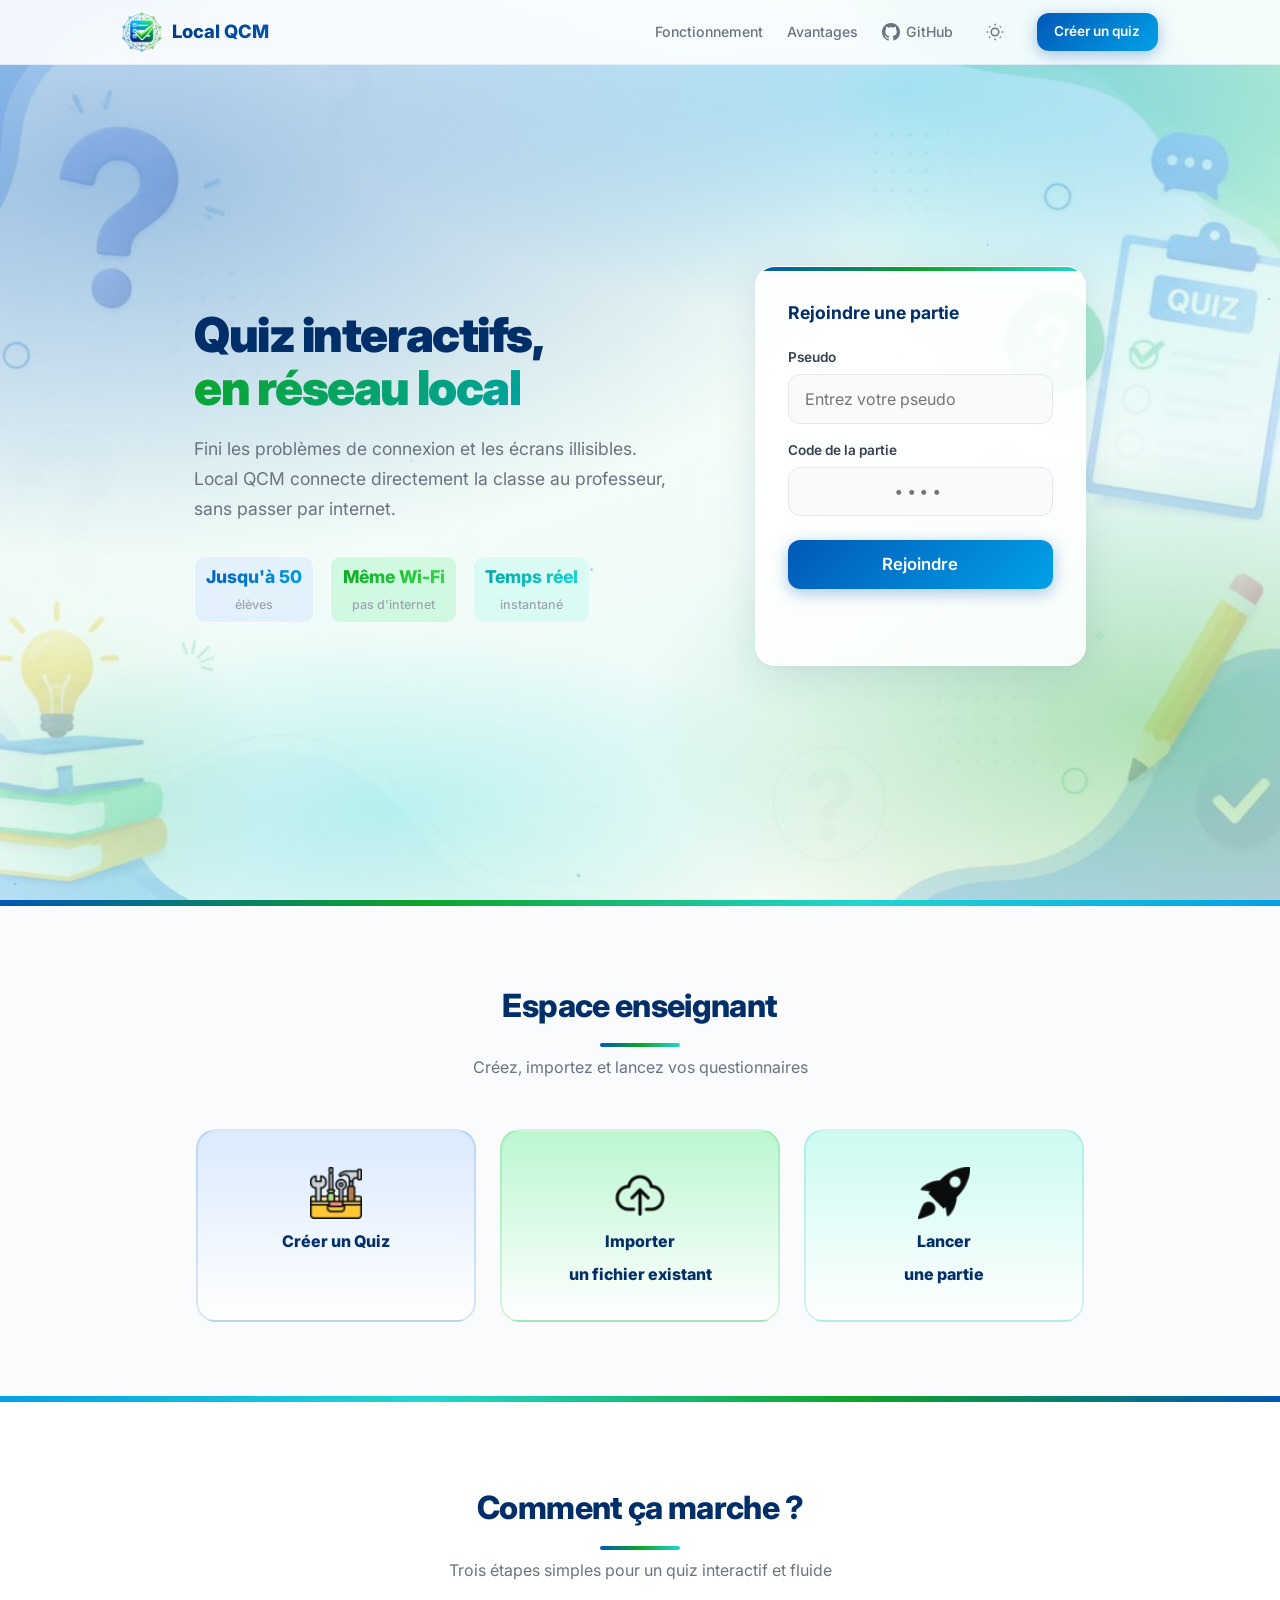
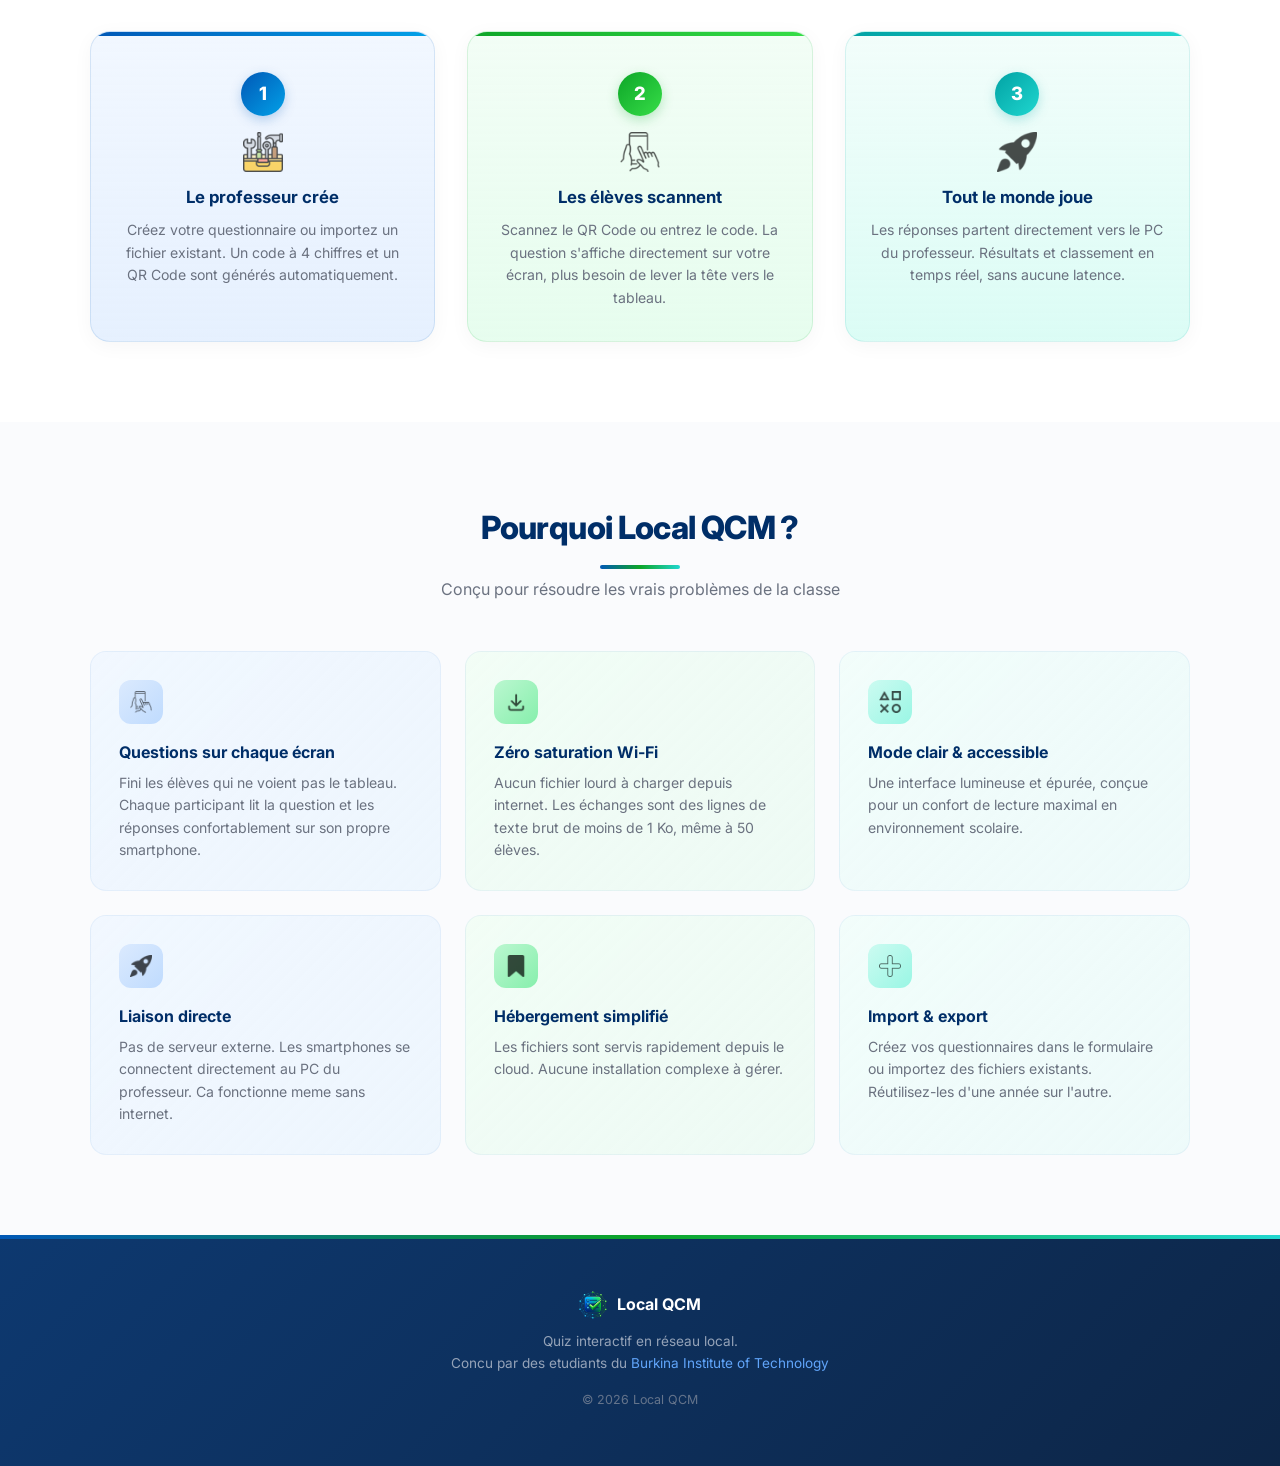
<file: index.html>
<!DOCTYPE html>
<html lang="fr">
<head>
  <meta charset="UTF-8">
  <meta name="viewport" content="width=device-width, initial-scale=1.0">
  <title>Local QCM — Quiz interactif en réseau local</title>
  <link rel="icon" href="assets/favicon.ico" type="image/x-icon">
  <link rel="stylesheet" href="css/global.css">
  <link rel="stylesheet" href="css/rejoindre.css">
</head>
<body>

  <!-- ─── HEADER : barre de navigation fixe ─── -->
  <header class="header">
    <div class="header-inner">
      <a href="/" class="header-logo">
        <img src="assets/logo.png" alt="Local QCM">
        <span>Local QCM</span>
      </a>
      <nav class="header-nav">
        <a href="#fonctionnement">Fonctionnement</a>
        <a href="#avantages">Avantages</a>
        <a href="https://github.com/YaogoGerard/LocalQCM" target="_blank" rel="noopener" class="nav-github">
          <svg width="18" height="18" viewBox="0 0 16 16" fill="currentColor"><path d="M8 0C3.58 0 0 3.58 0 8c0 3.54 2.29 6.53 5.47 7.59.4.07.55-.17.55-.38 0-.19-.01-.82-.01-1.49-2.01.37-2.53-.49-2.69-.94-.09-.23-.48-.94-.82-1.13-.28-.15-.68-.52-.01-.53.63-.01 1.08.58 1.23.82.72 1.21 1.87.87 2.33.66.07-.52.28-.87.51-1.07-1.78-.2-3.64-.89-3.64-3.95 0-.87.31-1.59.82-2.15-.08-.2-.36-1.02.08-2.12 0 0 .67-.21 2.2.82.64-.18 1.32-.27 2-.27.68 0 1.36.09 2 .27 1.53-1.04 2.2-.82 2.2-.82.44 1.1.16 1.92.08 2.12.51.56.82 1.27.82 2.15 0 3.07-1.87 3.75-3.65 3.95.29.25.54.73.54 1.48 0 1.07-.01 1.93-.01 2.2 0 .21.15.46.55.38A8.013 8.013 0 0016 8c0-4.42-3.58-8-8-8z"/></svg>
          <span>GitHub</span>
        </a>
        <button class="theme-toggle" id="themeToggle" aria-label="Basculer mode sombre">
          <svg class="sun-icon" width="18" height="18" viewBox="0 0 24 24" fill="none" stroke="currentColor" stroke-width="2"><circle cx="12" cy="12" r="5"/><path d="M12 1v2M12 21v2M4.22 4.22l1.42 1.42M18.36 18.36l1.42 1.42M1 12h2M21 12h2M4.22 19.78l1.42-1.42M18.36 5.64l1.42-1.42"/></svg>
          <svg class="moon-icon" width="18" height="18" viewBox="0 0 24 24" fill="none" stroke="currentColor" stroke-width="2" style="display:none;"><path d="M21 12.79A9 9 0 1 1 11.21 3 7 7 0 0 0 21 12.79z"/></svg>
        </button>
        <a href="pages/creer.html" class="btn btn-primary btn-sm">Créer un quiz</a>
      </nav>
    </div>
  </header>

  <main>

    <!-- ═══════════════════════════════════════════════
         HERO : PRESENTATION + FORMULAIRE DE CONNEXION
         ═══════════════════════════════════════════════ -->
    <section class="hero">
      <div class="hero-bg">
        <div class="blob2"></div>
      </div>
      <div class="hero-inner">

        <!-- ─── Colonne gauche : texte de presentation ─── -->
        <div class="hero-content" id="heroContent">
          <h1>Quiz interactifs,<br><span>en réseau local</span></h1>
          <p class="hero-desc">
            Fini les problèmes de connexion et les écrans illisibles.
            Local QCM connecte directement la classe au professeur,
            sans passer par internet.
          </p>
          <div class="hero-stats">
            <div class="stat">
              <strong>Jusqu'à 50</strong>
              <span>élèves</span>
            </div>
            <div class="stat">
              <strong>Même Wi-Fi</strong>
              <span>pas d'internet</span>
            </div>
            <div class="stat">
              <strong>Temps réel</strong>
              <span>instantané</span>
            </div>
          </div>
        </div>

        <!-- ─── Colonne droite : formulaire de connexion etudiant ─── -->
        <div class="hero-join" id="heroJoin">
          <div class="join-card">
            <h2>Rejoindre une partie</h2>
            <form class="join-form" id="joinForm">
              <div class="input-group">
                <label for="pseudo">Pseudo</label>
                <input type="text" id="pseudo" name="pseudo" placeholder="Entrez votre pseudo" autocomplete="off" required>
              </div>
              <div class="input-group">
                <label for="code">Code de la partie</label>
                <input type="text" id="code" name="code" class="code-input" placeholder="••••" maxlength="4" inputmode="numeric" autocomplete="off" required>
              </div>
              <button type="submit" class="btn btn-primary btn-join">Rejoindre</button>
              <p class="join-error" id="joinError"></p>
            </form>
          </div>
        </div>

        <!-- ─── Interface etudiant (affichee apres connexion PeerJS) ─── -->
        <div id="studentGame" style="display:none;width:100%;">

          <!-- Etat : attente dans le salon -->
          <div id="stepWait" class="join-step">
            <div class="join-card-wide waiting-card">
              <div class="spinner"></div>
              <h2>Connexion etablie</h2>
              <p>En attente que le professeur lance la partie...</p>
            </div>
          </div>

          <!-- Etat : question en cours -->
          <div id="stepPlay" class="join-step" style="display:none;">
            <div class="game-topbar">
              <span class="game-q-counter" id="qCounter">Question 1</span>
            </div>
            <div class="game-question">
              <h2 id="questionText">Question</h2>
            </div>
            <div class="game-answers" id="gameAnswers"></div>
            <div class="game-feedback" id="gameFeedback"></div>
          </div>

          <!-- Etat : resultats finaux -->
          <div id="stepResults" class="join-step" style="display:none;">
            <div class="join-card-wide results-card">
              <h2>Partie terminee</h2>
              <div class="final-score" id="finalScore">0 pts</div>
              <p id="finalRank"></p>
              <div class="results-detail" id="resultsDetail"></div>
            </div>
          </div>

        </div>
      </div>
    </section>

    <!-- ═══════════════════════════════════════════════
         ESPACE ENSEIGNANT : cartes Creer / Importer / Lancer
         ═══════════════════════════════════════════════ -->
    <section class="section section-alt">
      <div class="section-inner">
        <h2 class="section-title">Espace enseignant</h2>
        <p class="section-sub">Créez, importez et lancez vos questionnaires</p>
        <div class="cards-grid">
          <a href="pages/creer.html" class="tile">
            <img src="assets/icons/tools.png" alt="Créer">
            <span>Créer un Quiz</span>
          </a>
          <a href="pages/importer.html" class="tile">
            <img src="assets/icons/upload.png" alt="Importer">
            <span>Importer</span>
            <span class="tile-sub">un fichier existant</span>
          </a>
          <a href="pages/lancer.html" class="tile">
            <img src="assets/icons/rocket.png" alt="Lancer">
            <span>Lancer</span>
            <span class="tile-sub">une partie</span>
          </a>
        </div>
      </div>
    </section>

    <!-- ═══════════════════════════════════════════════
         FONCTIONNEMENT : etapes pour utiliser la plateforme
         ═══════════════════════════════════════════════ -->
    <section class="section" id="fonctionnement">
      <div class="section-inner">
        <h2 class="section-title">Comment ça marche ?</h2>
        <p class="section-sub">Trois étapes simples pour un quiz interactif et fluide</p>
        <div class="steps">
          <div class="step">
            <div class="step-num">1</div>
            <img src="assets/icons/tools.png" alt="">
            <h3>Le professeur crée</h3>
            <p>Créez votre questionnaire ou importez un fichier existant. Un code à 4 chiffres et un QR Code sont générés automatiquement.</p>
          </div>
          <div class="step">
            <div class="step-num">2</div>
            <img src="assets/icons/touch.png" alt="">
            <h3>Les élèves scannent</h3>
            <p>Scannez le QR Code ou entrez le code. La question s'affiche directement sur votre écran, plus besoin de lever la tête vers le tableau.</p>
          </div>
          <div class="step">
            <div class="step-num">3</div>
            <img src="assets/icons/rocket.png" alt="">
            <h3>Tout le monde joue</h3>
            <p>Les réponses partent directement vers le PC du professeur. Résultats et classement en temps réel, sans aucune latence.</p>
          </div>
        </div>
      </div>
    </section>

    <!-- ═══════════════════════════════════════════════
         AVANTAGES : pourquoi choisir Local QCM
         ═══════════════════════════════════════════════ -->
    <section class="section" id="avantages">
      <div class="section-inner">
        <h2 class="section-title">Pourquoi Local QCM ?</h2>
        <p class="section-sub">Conçu pour résoudre les vrais problèmes de la classe</p>
        <div class="features">
          <div class="feature">
            <div class="feature-icon">
              <img src="assets/icons/touch.png" alt="">
            </div>
            <h3>Questions sur chaque écran</h3>
            <p>Fini les élèves qui ne voient pas le tableau. Chaque participant lit la question et les réponses confortablement sur son propre smartphone.</p>
          </div>
          <div class="feature">
            <div class="feature-icon">
              <img src="assets/icons/download.png" alt="">
            </div>
            <h3>Zéro saturation Wi-Fi</h3>
            <p>Aucun fichier lourd à charger depuis internet. Les échanges sont des lignes de texte brut de moins de 1 Ko, même à 50 élèves.</p>
          </div>
          <div class="feature">
            <div class="feature-icon">
              <img src="assets/icons/buttons.png" alt="">
            </div>
            <h3>Mode clair & accessible</h3>
            <p>Une interface lumineuse et épurée, conçue pour un confort de lecture maximal en environnement scolaire.</p>
          </div>
          <div class="feature">
            <div class="feature-icon">
              <img src="assets/icons/rocket.png" alt="">
            </div>
            <h3>Liaison directe</h3>
            <p>Pas de serveur externe. Les smartphones se connectent directement au PC du professeur. Ca fonctionne meme sans internet.</p>
          </div>
          <div class="feature">
            <div class="feature-icon">
              <img src="assets/icons/bookmark.png" alt="">
            </div>
            <h3>Hébergement simplifié</h3>
            <p>Les fichiers sont servis rapidement depuis le cloud. Aucune installation complexe à gérer.</p>
          </div>
          <div class="feature">
            <div class="feature-icon">
              <img src="assets/icons/add.png" alt="">
            </div>
            <h3>Import & export</h3>
            <p>Créez vos questionnaires dans le formulaire ou importez des fichiers existants. Réutilisez-les d'une année sur l'autre.</p>
          </div>
        </div>
      </div>
    </section>

  </main>

  <!-- ─── FOOTER ─── -->
  <footer class="footer">
    <div class="footer-inner">
      <div class="footer-brand">
        <img src="assets/logo.png" alt="Local QCM">
        <span>Local QCM</span>
      </div>
      <p class="footer-text">
        Quiz interactif en réseau local.<br>
        Concu par des etudiants du <a href="https://bit.bf" target="_blank" rel="noopener">Burkina Institute of Technology</a>
      </p>
      <p class="footer-copy">&copy; 2026 Local QCM</p>
    </div>
  </footer>

  <script src="js/animate.js"></script>
  <script src="js/peerjs.min.js"></script>
  <script src="js/etudiant.js"></script>
</body>
</html>
</file>
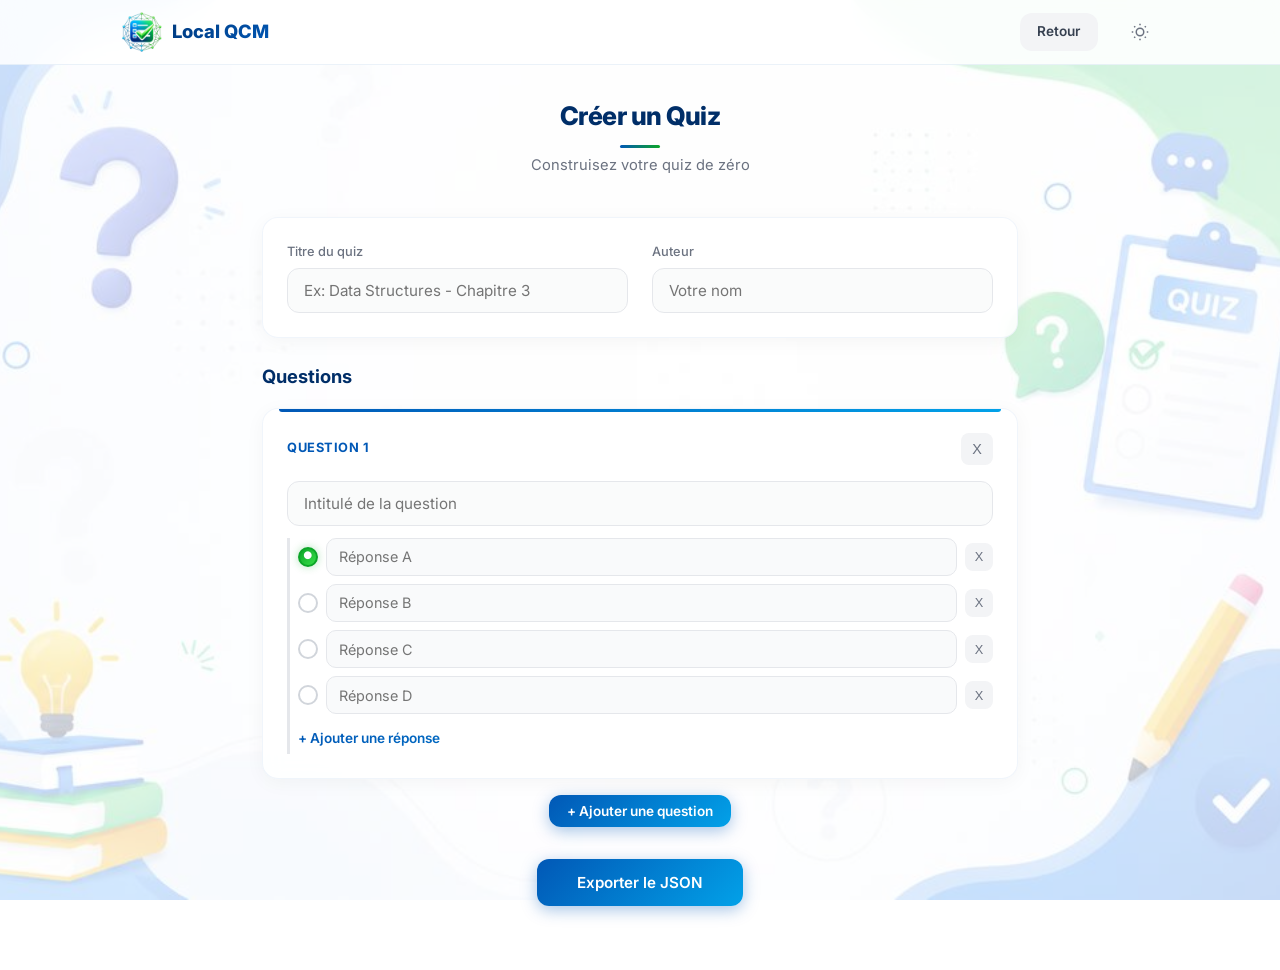
<file: pages/creer.html>
<!DOCTYPE html>
<html lang="fr">
<head>
  <meta charset="UTF-8">
  <meta name="viewport" content="width=device-width, initial-scale=1.0">
  <title>Créer un quiz — Local QCM</title>
  <link rel="icon" href="../assets/favicon.ico" type="image/x-icon">
  <link rel="stylesheet" href="../css/global.css">
  <link rel="stylesheet" href="../css/importer.css">
  <style>.upload-zone{display:none}</style>
</head>
<body>

  <!-- ─── HEADER ─── -->
  <header class="header">
    <div class="header-inner">
      <a href="../index.html" class="header-logo">
        <img src="../assets/logo.png" alt="Local QCM">
        <span>Local QCM</span>
      </a>
      <nav class="header-nav">
        <a href="../index.html" class="btn btn-sm btn-back">Retour</a>
        <button class="theme-toggle" id="themeToggle" aria-label="Basculer mode sombre">
          <svg class="sun-icon" width="18" height="18" viewBox="0 0 24 24" fill="none" stroke="currentColor" stroke-width="2"><circle cx="12" cy="12" r="5"/><path d="M12 1v2M12 21v2M4.22 4.22l1.42 1.42M18.36 18.36l1.42 1.42M1 12h2M21 12h2M4.22 19.78l1.42-1.42M18.36 5.64l1.42-1.42"/></svg>
          <svg class="moon-icon" width="18" height="18" viewBox="0 0 24 24" fill="none" stroke="currentColor" stroke-width="2" style="display:none;"><path d="M21 12.79A9 9 0 1 1 11.21 3 7 7 0 0 0 21 12.79z"/></svg>
        </button>
      </nav>
    </div>
  </header>

  <main class="page-main">

    <!-- ─── ENTETE DE PAGE ─── -->
    <div class="page-header">
      <h1>Créer un Quiz</h1>
      <p>Construisez votre quiz de zéro</p>
    </div>

    <!-- ─── METADONNEES : titre et auteur ─── -->
    <div class="editor-meta">
      <div class="input-group">
        <label for="quizTitle">Titre du quiz</label>
        <input type="text" id="quizTitle" placeholder="Ex: Data Structures - Chapitre 3">
      </div>
      <div class="input-group">
        <label for="quizAuthor">Auteur</label>
        <input type="text" id="quizAuthor" placeholder="Votre nom">
      </div>
    </div>

    <!-- ─── LISTE DES QUESTIONS ─── -->
    <div class="questions-header">
      <h2>Questions</h2>
    </div>

    <div class="questions-list" id="questionsList"></div>

    <div style="text-align:center; margin-top: 1rem;">
      <button class="btn btn-primary btn-sm" id="addQuestionBtn">+ Ajouter une question</button>
    </div>

    <!-- ─── BOUTON EXPORT ─── -->
    <div class="editor-actions">
      <button class="btn btn-primary" id="exportBtn">Exporter le JSON</button>
    </div>

  </main>

  <script src="../js/animate.js"></script>
  <script src="../js/creer.js"></script>
</body>
</html>
</file>
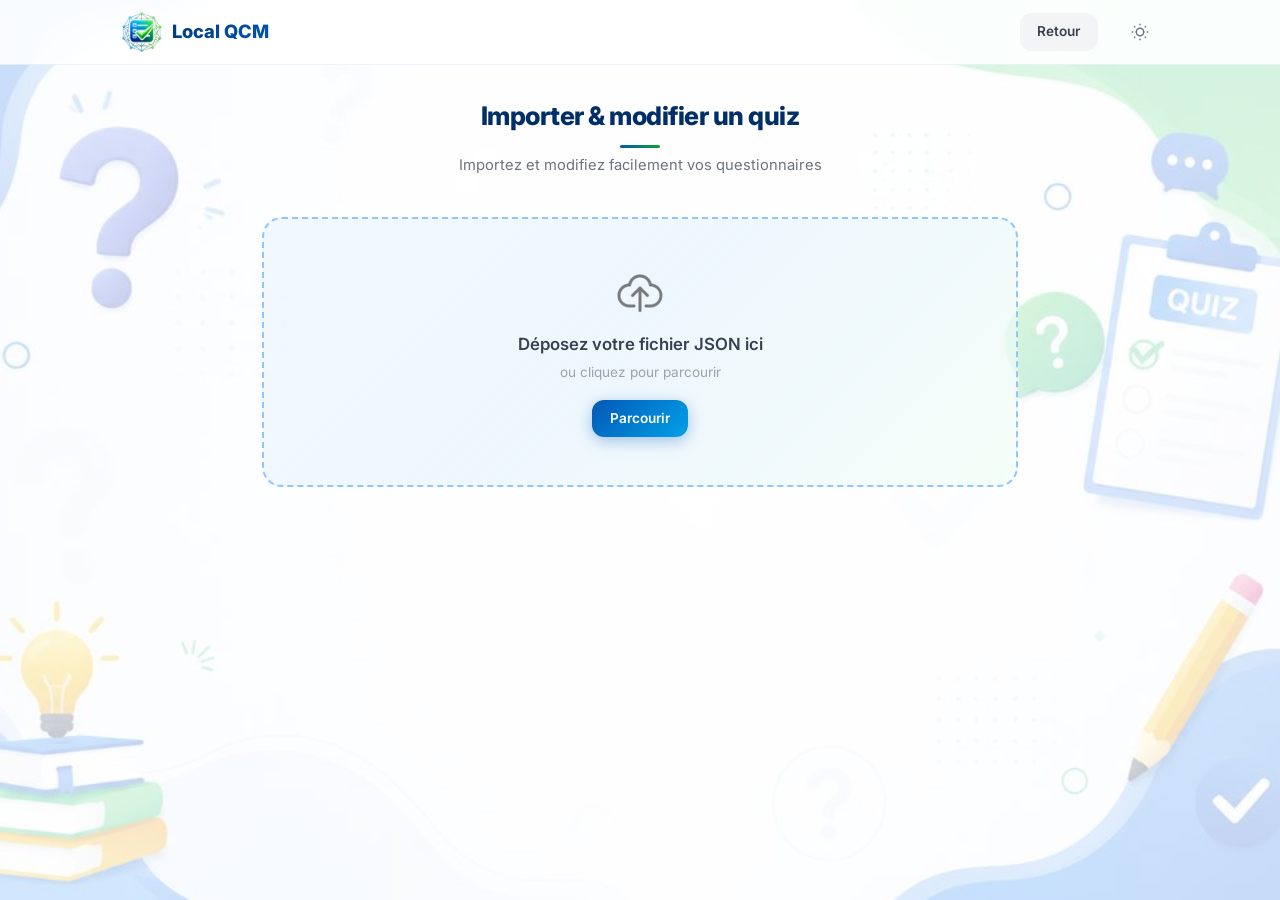
<file: pages/importer.html>
<!DOCTYPE html>
<html lang="fr">
<head>
  <meta charset="UTF-8">
  <meta name="viewport" content="width=device-width, initial-scale=1.0">
  <title>Importer un quiz — Local QCM</title>
  <link rel="icon" href="../assets/favicon.ico" type="image/x-icon">
  <link rel="stylesheet" href="../css/global.css">
  <link rel="stylesheet" href="../css/importer.css">
</head>
<body>

  <!-- ─── HEADER ─── -->
  <header class="header">
    <div class="header-inner">
      <a href="../index.html" class="header-logo">
        <img src="../assets/logo.png" alt="Local QCM">
        <span>Local QCM</span>
      </a>
      <nav class="header-nav">
        <a href="../index.html" class="btn btn-sm btn-back">Retour</a>
        <button class="theme-toggle" id="themeToggle" aria-label="Basculer mode sombre">
          <svg class="sun-icon" width="18" height="18" viewBox="0 0 24 24" fill="none" stroke="currentColor" stroke-width="2"><circle cx="12" cy="12" r="5"/><path d="M12 1v2M12 21v2M4.22 4.22l1.42 1.42M18.36 18.36l1.42 1.42M1 12h2M21 12h2M4.22 19.78l1.42-1.42M18.36 5.64l1.42-1.42"/></svg>
          <svg class="moon-icon" width="18" height="18" viewBox="0 0 24 24" fill="none" stroke="currentColor" stroke-width="2" style="display:none;"><path d="M21 12.79A9 9 0 1 1 11.21 3 7 7 0 0 0 21 12.79z"/></svg>
        </button>
      </nav>
    </div>
  </header>

  <main class="page-main">

    <!-- ─── ENTETE DE PAGE ─── -->
    <div class="page-header">
      <h1>Importer &amp; modifier un quiz</h1>
      <p>Importez et modifiez facilement vos questionnaires</p>
    </div>

    <!-- ─── ZONE D'IMPORT : drag & drop ou clic ─── -->
    <div class="upload-zone" id="uploadZone">
      <img src="../assets/icons/upload.png" alt="">
      <p class="upload-title">Déposez votre fichier JSON ici</p>
      <p class="upload-sub">ou cliquez pour parcourir</p>
      <input type="file" id="fileInput" accept=".json" class="upload-input">
      <label for="fileInput" class="btn btn-primary btn-sm">Parcourir</label>
    </div>

    <!-- ─── EDITEUR : apparait apres import du fichier ─── -->
    <div class="editor-section" id="editorSection" style="display:none;">

      <!-- Metadonnees du quiz -->
      <div class="editor-meta">
        <div class="input-group">
          <label for="quizTitle">Titre du quiz</label>
          <input type="text" id="quizTitle" placeholder="Titre du questionnaire">
        </div>
        <div class="input-group">
          <label for="quizAuthor">Auteur</label>
          <input type="text" id="quizAuthor" placeholder="Votre nom">
        </div>
      </div>

      <!-- Liste des questions -->
      <div class="questions-header">
        <h2>Questions</h2>
      </div>

      <div class="questions-list" id="questionsList"></div>

      <div style="text-align:center; margin-top: 1rem;">
        <button class="btn btn-primary btn-sm" id="addQuestionBtn">+ Ajouter une question</button>
      </div>

      <!-- Bouton export -->
      <div class="editor-actions">
        <button class="btn btn-primary" id="exportBtn">Exporter le JSON</button>
      </div>
    </div>

  </main>

  <script src="../js/animate.js"></script>
  <script src="../js/importer.js"></script>
</body>
</html>
</file>
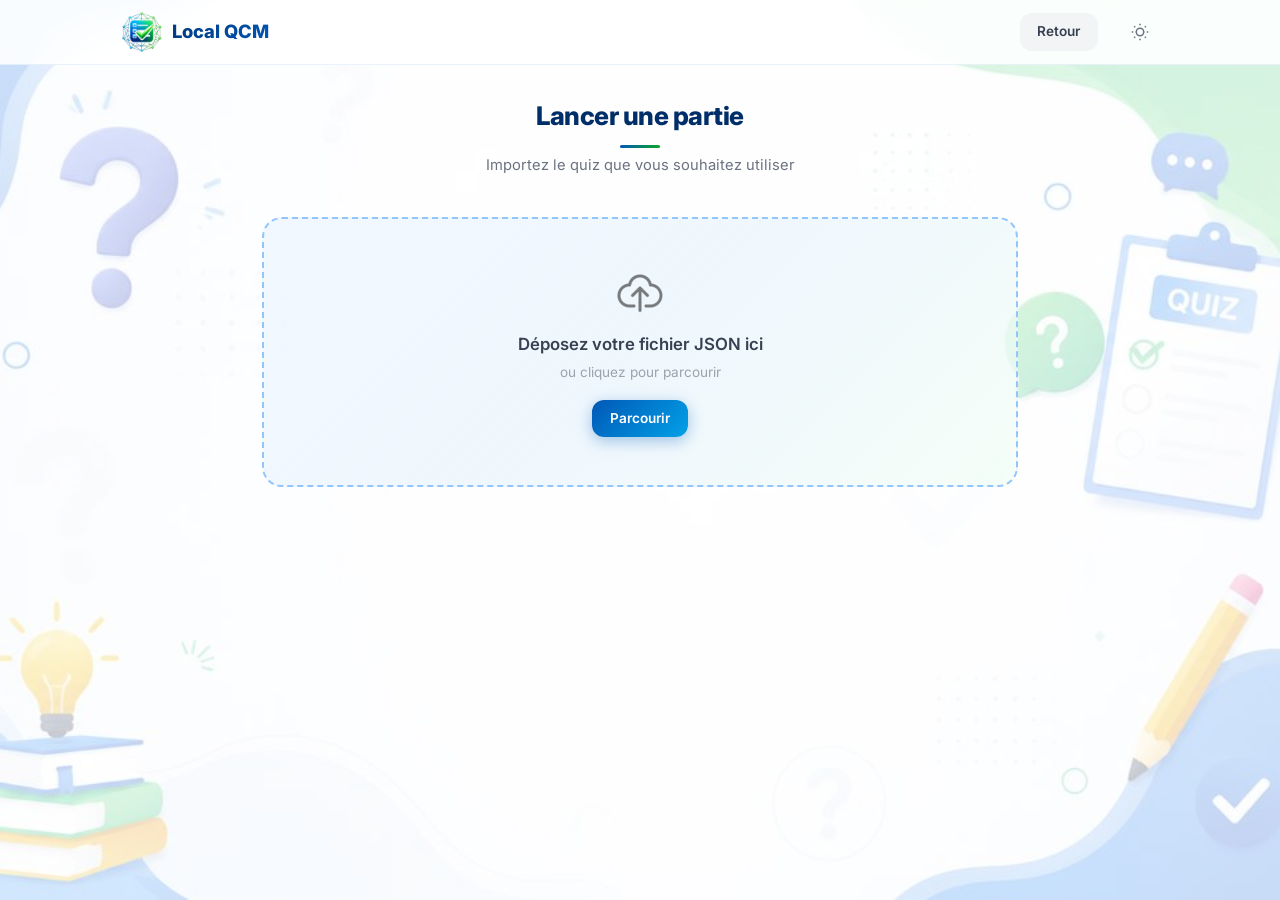
<file: pages/lancer.html>
<!DOCTYPE html>
<html lang="fr">
<head>
  <meta charset="UTF-8">
  <meta name="viewport" content="width=device-width, initial-scale=1.0">
  <title>Lancer une partie — Local QCM</title>
  <link rel="icon" href="../assets/favicon.ico" type="image/x-icon">
  <link rel="stylesheet" href="../css/global.css">
  <link rel="stylesheet" href="../css/lancer.css">
</head>
<body>

  <!-- ─── HEADER ─── -->
  <header class="header">
    <div class="header-inner">
      <a href="../index.html" class="header-logo">
        <img src="../assets/logo.png" alt="Local QCM">
        <span>Local QCM</span>
      </a>
      <nav class="header-nav">
        <a href="../index.html" class="btn btn-sm btn-back">Retour</a>
        <button class="theme-toggle" id="themeToggle" aria-label="Basculer mode sombre">
          <svg class="sun-icon" width="18" height="18" viewBox="0 0 24 24" fill="none" stroke="currentColor" stroke-width="2"><circle cx="12" cy="12" r="5"/><path d="M12 1v2M12 21v2M4.22 4.22l1.42 1.42M18.36 18.36l1.42 1.42M1 12h2M21 12h2M4.22 19.78l1.42-1.42M18.36 5.64l1.42-1.42"/></svg>
          <svg class="moon-icon" width="18" height="18" viewBox="0 0 24 24" fill="none" stroke="currentColor" stroke-width="2" style="display:none;"><path d="M21 12.79A9 9 0 1 1 11.21 3 7 7 0 0 0 21 12.79z"/></svg>
        </button>
      </nav>
    </div>
  </header>

  <main class="page-main">

    <!-- ════════════════════════════════════════
         ETAPE 1 : IMPORTER LE FICHIER JSON
         ════════════════════════════════════════ -->
    <section id="stepUpload" class="step-section">
      <div class="page-header">
        <h1>Lancer une partie</h1>
        <p>Importez le quiz que vous souhaitez utiliser</p>
      </div>
      <div class="upload-zone" id="uploadZone">
        <img src="../assets/icons/upload.png" alt="">
        <p class="upload-title">Déposez votre fichier JSON ici</p>
        <p class="upload-sub">ou cliquez pour parcourir</p>
        <input type="file" id="fileInput" accept=".json" class="upload-input">
        <label for="fileInput" class="btn btn-primary btn-sm">Parcourir</label>
      </div>
    </section>

    <!-- ════════════════════════════════════════
         ETAPE 2 : SALON D'ATTENTE
         QR Code + code PIN + liste des joueurs
         ════════════════════════════════════════ -->
    <section id="stepLobby" class="step-section" style="display:none;">
      <div class="page-header">
        <h1>Salon d'attente</h1>
        <p>Les élèves rejoignent avec le code ou le QR Code</p>
      </div>
      <div class="lobby-layout">
        <!-- Colonne QR + PIN -->
        <div class="lobby-qr">
          <div id="qrCodeContainer" class="qr-box"></div>
          <div class="pin-display">
            <span class="pin-label">Code</span>
            <span class="pin-code" id="pinCode">••••</span>
          </div>
        </div>
        <!-- Colonne liste des joueurs -->
        <div class="lobby-players">
          <h3>Joueurs connectés</h3>
          <ul class="player-list" id="playerList">
            <li class="player-empty">En attente de joueurs...</li>
          </ul>
          <div class="lobby-info">
            <span id="playerCount">0</span> joueur(s) dans la partie
          </div>
          <button class="btn btn-primary btn-lg" id="startGameBtn" disabled>Lancer la partie</button>
        </div>
      </div>
    </section>

    <!-- ════════════════════════════════════════
         ETAPE 3 : PARTIE EN COURS
         Timer + question + reveler / suivante
         ════════════════════════════════════════ -->
    <section id="stepPlaying" class="step-section" style="display:none;">
      <div class="game-topbar">
        <span class="game-q-counter" id="qCounter">Question 1 / 5</span>
        <span class="game-timer" id="timerDisplay">15s</span>
      </div>
      <div class="game-question" id="gameQuestion">
        <h2 id="questionText">Question</h2>
      </div>
      <div class="game-answers" id="gameAnswers"></div>
      <div class="game-controls">
        <button class="btn btn-next" id="nextBtn" style="display:none;">Question suivante</button>
      </div>
      <div class="game-stats" id="gameStats" style="display:none;">
        <div class="stat-bar">
          <span id="correctCount">0</span> bonnes réponses
        </div>
      </div>
    </section>

    <!-- ════════════════════════════════════════
         ETAPE 4 : RESULTATS FINAUX
         Podium + tableau des scores
         ════════════════════════════════════════ -->
    <section id="stepResults" class="step-section" style="display:none;">
      <div class="page-header">
        <h1>Resultats finaux</h1>
        <p>Classement de la partie</p>
      </div>
      <div class="results-podium" id="podium"></div>
      <div class="results-list">
        <table class="score-table">
          <thead>
            <tr><th>#</th><th>Joueur</th><th>Score</th></tr>
          </thead>
          <tbody id="scoreBody"></tbody>
        </table>
      </div>
      <div class="game-controls" style="margin-top:2rem;">
        <button class="btn btn-primary" id="newGameBtn">Nouvelle partie</button>
      </div>
    </section>

  </main>

  <script src="../js/animate.js"></script>
  <script src="../js/qrcode.min.js"></script>
  <script src="../js/peerjs.min.js"></script>
  <script src="../js/lancer.js"></script>
</body>
</html>
</file>
<file: css/global.css>
/* =============================================
   LOCAL QCM — Styles globaux partages par toutes
   les pages (header, hero, sections, footer)
   ============================================= */

@import url('https://fonts.googleapis.com/css2?family=Inter:wght@400;500;600;700;800;900&display=swap');

/* ─── Reset & Base ─── */

*, *::before, *::after {
  margin: 0;
  padding: 0;
  box-sizing: border-box;
}

html {
  font-size: 16px;
  scroll-behavior: smooth;
}

body {
  font-family: 'Inter', -apple-system, BlinkMacSystemFont, sans-serif;
  background: url('../assets/fond.png') center / cover fixed no-repeat;
  color: #1f2937;
  line-height: 1.6;
  position: relative;
}

body::before {
  content: '';
  position: fixed;
  inset: 0;
  background: rgba(255, 255, 255, 0.75);
  z-index: -1;
}

a {
  text-decoration: none;
  color: inherit;
}

img {
  display: block;
  max-width: 100%;
}

@keyframes fadeUp {
  from { opacity: 0; transform: translateY(24px); }
  to   { opacity: 1; transform: translateY(0); }
}

/* ─── Animations ─── */

@keyframes float {
  0%, 100% { transform: translateY(0) rotate(0deg); }
  33% { transform: translateY(-12px) rotate(1deg); }
  66% { transform: translateY(6px) rotate(-1deg); }
}

@keyframes particleDrift {
  0%   { transform: translate(0, 0) scale(1); opacity: 0; }
  20%  { opacity: 1; }
  80%  { opacity: 1; }
  100% { transform: translate(30px, -60px) scale(0.3); opacity: 0; }
}

@keyframes rippleAnim {
  to { transform: scale(4); opacity: 0; }
}

@keyframes sweep {
  0%   { left: -100%; }
  100% { left: 200%; }
}

@keyframes revealUp {
  from { opacity: 0; transform: translateY(30px); }
  to   { opacity: 1; transform: translateY(0); }
}

/* ─── Progress bar ─── */

.progress-bar {
  position: fixed;
  top: 0;
  left: 0;
  height: 3px;
  background: linear-gradient(90deg, #0158b6, #02a1e8, #0da528, #20d7d0);
  z-index: 999;
  width: 0%;
  transition: width 0.1s linear;
  border-radius: 0 2px 2px 0;
}

/* ─── Scroll reveal ─── */

.reveal {
  opacity: 0;
  animation: revealUp 0.7s cubic-bezier(0.16, 1, 0.3, 1) forwards;
}

.stat.reveal {
  animation-delay: calc(var(--i, 0) * 0.15s);
}

/* ─── Header ─── */

.header {
  position: fixed;
  top: 0;
  left: 0;
  right: 0;
  z-index: 100;
  background: rgba(255, 255, 255, 0.88);
  backdrop-filter: blur(16px);
  border-bottom: 1px solid rgba(1, 88, 182, 0.08);
}

.header-inner {
  max-width: 1100px;
  margin: 0 auto;
  padding: 0 2rem;
  height: 64px;
  display: flex;
  align-items: center;
  justify-content: space-between;
}

.header-logo {
  display: flex;
  align-items: center;
  gap: 0.6rem;
  font-weight: 800;
  font-size: 1.15rem;
  background: linear-gradient(135deg, #002e68, #0158b6);
  -webkit-background-clip: text;
  -webkit-text-fill-color: transparent;
  background-clip: text;
}

.header-logo img {
  width: 40px;
  height: 40px;
  object-fit: contain;
}

.header-nav {
  display: flex;
  align-items: center;
  gap: 1.5rem;
}

.header-nav a:not(.btn) {
  font-size: 0.88rem;
  font-weight: 500;
  color: #6b7280;
  transition: color 0.2s;
}

.header-nav a:not(.btn):hover {
  color: #0158b6;
}

.header-nav a:not(.btn).nav-active {
  color: #0158b6;
  position: relative;
}

.header-nav a:not(.btn).nav-active::after {
  content: '';
  position: absolute;
  bottom: -4px;
  left: 0;
  right: 0;
  height: 2px;
  background: #0158b6;
  border-radius: 1px;
  animation: revealUp 0.3s ease forwards;
}

.nav-github {
  display: inline-flex;
  align-items: center;
  gap: 0.35rem;
}

.theme-toggle {
  display: inline-flex;
  align-items: center;
  justify-content: center;
  width: 36px;
  height: 36px;
  border: none;
  border-radius: 10px;
  background: transparent;
  color: #6b7280;
  cursor: pointer;
  transition: background 0.2s, color 0.2s;
}

.theme-toggle:hover {
  background: rgba(1, 88, 182, 0.08);
  color: #0158b6;
}

/* ─── Boutons ─── */

.btn {
  display: inline-flex;
  align-items: center;
  justify-content: center;
  gap: 0.5rem;
  padding: 0.75rem 1.5rem;
  border: none;
  border-radius: 12px;
  font-size: 0.95rem;
  font-weight: 600;
  font-family: inherit;
  cursor: pointer;
  transition: transform 0.15s, box-shadow 0.25s, background 0.25s;
  white-space: nowrap;
  position: relative;
  overflow: hidden;
  isolation: isolate;
}

.btn:active {
  transform: scale(0.97);
}

.btn-sm {
  padding: 0.5rem 1.1rem;
  font-size: 0.85rem;
}

.btn-primary {
  background: linear-gradient(135deg, #0158b6, #02a1e8);
  color: #ffffff;
  box-shadow: 0 4px 16px rgba(1, 88, 182, 0.35);
}

.btn-primary::before {
  content: '';
  position: absolute;
  top: 0;
  left: -100%;
  width: 100%;
  height: 100%;
  background: linear-gradient(90deg, transparent, rgba(255,255,255,0.2), transparent);
  transition: none;
  z-index: 1;
  pointer-events: none;
}

.btn-primary:hover::before {
  animation: sweep 0.6s ease;
}

.btn-primary:hover {
  box-shadow: 0 8px 28px rgba(1, 88, 182, 0.45);
  transform: translateY(-1px);
}

.btn-primary:active {
  transform: scale(0.97);
}

.btn-primary:disabled {
  opacity: 0.5;
  cursor: not-allowed;
  transform: none !important;
  box-shadow: none !important;
}

/* ─── Ripple ─── */

.ripple {
  position: absolute;
  border-radius: 50%;
  background: rgba(255, 255, 255, 0.35);
  pointer-events: none;
  animation: rippleAnim 0.55s cubic-bezier(0.25, 0, 0.3, 1) forwards;
  z-index: 2;
}

/* ─── Hero ─── */

.hero {
  position: relative;
  min-height: 100vh;
  display: flex;
  align-items: center;
  overflow: hidden;
}

.hero-bg {
  position: absolute;
  inset: 0;
  background:
    url('../assets/fond.png') center / cover fixed no-repeat;
  z-index: 0;
}

.hero-bg::before {
  content: '';
  position: absolute;
  inset: 0;
  background:
    radial-gradient(ellipse 100% 70% at 10% 20%, rgba(1, 88, 182, 0.35) 0%, transparent 60%),
    radial-gradient(ellipse 80% 60% at 90% 80%, rgba(13, 165, 40, 0.30) 0%, transparent 50%),
    radial-gradient(ellipse 90% 50% at 70% 10%, rgba(2, 161, 232, 0.30) 0%, transparent 50%),
    radial-gradient(ellipse 70% 40% at 30% 90%, rgba(32, 215, 208, 0.25) 0%, transparent 50%),
    linear-gradient(160deg, rgba(232, 244, 253, 0.70) 0%, rgba(240, 253, 244, 0.70) 40%, rgba(232, 250, 248, 0.70) 70%, rgba(254, 252, 232, 0.70) 100%);
  z-index: 1;
}

.hero-bg::after {
  content: '';
  position: absolute;
  width: 600px;
  height: 600px;
  border-radius: 50%;
  background: radial-gradient(circle, rgba(2, 161, 232, 0.12), rgba(32, 215, 208, 0.06) 50%, transparent 70%);
  top: -150px;
  right: -150px;
  z-index: 2;
  animation: float 14s ease-in-out infinite;
}

.hero-bg .blob2 {
  position: absolute;
  width: 400px;
  height: 400px;
  border-radius: 50%;
  background: radial-gradient(circle, rgba(13, 165, 40, 0.10), transparent 60%);
  bottom: -80px;
  left: -100px;
  z-index: 2;
  animation: float 10s ease-in-out infinite reverse;
}

/* ─── Hero particles ─── */

.hero-particles {
  position: absolute;
  inset: 0;
  z-index: 3;
  pointer-events: none;
  overflow: hidden;
}

.hero-particles .particle {
  position: absolute;
  border-radius: 50%;
  background: radial-gradient(circle, rgba(1, 88, 182, 0.3), transparent 70%);
  animation: particleDrift linear infinite;
  will-change: transform;
}

.hero-inner {
  position: relative;
  z-index: 1;
  max-width: 1100px;
  margin: 0 auto;
  padding: 6rem 2rem 4rem;
  display: flex;
  gap: 4rem;
  align-items: center;
}

.hero-content {
  flex: 1.2;
  animation: fadeUp 0.8s ease;
}

.hero-content h1 {
  font-size: 3rem;
  font-weight: 900;
  line-height: 1.1;
  letter-spacing: -0.03em;
  color: #002e68;
}

.hero-content h1 span {
  background: linear-gradient(135deg, #0da528, #01a2a4);
  -webkit-background-clip: text;
  -webkit-text-fill-color: transparent;
  background-clip: text;
}

.hero-desc {
  font-size: 1.1rem;
  color: #6b7280;
  margin-top: 1.25rem;
  max-width: 480px;
  line-height: 1.7;
}

.hero-stats {
  display: flex;
  gap: 1rem;
  margin-top: 2rem;
}

.stat {
  text-align: center;
  padding: 0.35rem 0.7rem;
  backdrop-filter: blur(8px);
  border-radius: 10px;
  border: 1px solid rgba(255, 255, 255, 0.8);
  min-width: 65px;
}

.stat:nth-child(1) {
  background: rgba(219, 234, 254, 0.6);
}

.stat:nth-child(2) {
  background: rgba(187, 247, 208, 0.6);
}

.stat:nth-child(3) {
  background: rgba(204, 251, 241, 0.6);
}

.stat strong {
  display: block;
  font-size: 1.1rem;
  font-weight: 800;
}

.stat:nth-child(1) strong {
  background: linear-gradient(135deg, #0158b6, #02a1e8);
  -webkit-background-clip: text;
  -webkit-text-fill-color: transparent;
  background-clip: text;
}

.stat:nth-child(2) strong {
  background: linear-gradient(135deg, #0da528, #37de48);
  -webkit-background-clip: text;
  -webkit-text-fill-color: transparent;
  background-clip: text;
}

.stat:nth-child(3) strong {
  background: linear-gradient(135deg, #01a2a4, #20d7d0);
  -webkit-background-clip: text;
  -webkit-text-fill-color: transparent;
  background-clip: text;
}

.stat span {
  font-size: 0.78rem;
  color: #9ca3af;
  font-weight: 500;
}

.hero-join {
  flex: 0.8;
  animation: fadeUp 0.8s ease 0.2s both;
}

.join-card {
  background: rgba(255, 255, 255, 0.88);
  backdrop-filter: blur(16px);
  border-radius: 20px;
  padding: 2rem;
  box-shadow: 0 8px 40px rgba(0, 46, 104, 0.10), 0 2px 8px rgba(0, 46, 104, 0.04);
  border: 1px solid rgba(255, 255, 255, 0.9);
  position: relative;
  overflow: hidden;
}

.join-card::before {
  content: '';
  position: absolute;
  top: 0;
  left: 0;
  right: 0;
  height: 4px;
  background: linear-gradient(90deg, #0158b6, #0da528, #20d7d0);
}

.join-card h2 {
  font-size: 1.1rem;
  font-weight: 700;
  color: #002e68;
  margin-bottom: 1.25rem;
}

.join-form {
  display: flex;
  flex-direction: column;
  gap: 1rem;
}

.input-group {
  position: relative;
}

.input-group label {
  display: block;
  font-size: 0.8rem;
  font-weight: 500;
  color: #6b7280;
  margin-bottom: 0.35rem;
  transition: color 0.2s;
}

.input-group input {
  width: 100%;
  padding: 0.75rem 1rem;
  border: 1.5px solid #e5e7eb;
  border-radius: 12px;
  font-size: 0.95rem;
  font-family: inherit;
  color: #002e68;
  background: rgba(249, 250, 251, 0.8);
  transition: border-color 0.2s, box-shadow 0.2s, background 0.2s, transform 0.2s;
  outline: none;
}

.input-group input:focus {
  border-color: #0158b6;
  background: #ffffff;
  box-shadow: 0 0 0 4px rgba(1, 88, 182, 0.10);
  transform: scale(1.01);
}

.input-group:focus-within label {
  color: #0158b6;
}

.code-input {
  letter-spacing: 0.3em;
  font-weight: 700;
  text-align: center;
  font-size: 1.25rem;
}

.btn-join {
  margin-top: 0.5rem;
}

/* ─── Sections ─── */

.section {
  padding: 5rem 2rem;
  position: relative;
}

.section:nth-child(even) {
  background: rgba(248, 250, 252, 0.7);
}

.section-alt {
  background: linear-gradient(180deg, rgba(232, 244, 253, 0.9), rgba(219, 234, 254, 0.7) 30%, rgba(240, 253, 244, 0.8) 70%, rgba(232, 250, 248, 0.9));
  position: relative;
}

.section-alt::before {
  content: '';
  position: absolute;
  top: 0;
  left: 0;
  right: 0;
  height: 6px;
  background: linear-gradient(90deg, #0158b6, #0da528, #20d7d0, #02a1e8);
}

.section-alt::after {
  content: '';
  position: absolute;
  bottom: 0;
  left: 0;
  right: 0;
  height: 6px;
  background: linear-gradient(90deg, #02a1e8, #20d7d0, #0da528, #0158b6);
}

.section-inner {
  max-width: 1100px;
  margin: 0 auto;
}

.section-title {
  font-size: 2rem;
  font-weight: 800;
  color: #002e68;
  text-align: center;
  letter-spacing: -0.02em;
  position: relative;
}

.section-title::after {
  content: '';
  display: block;
  width: 80px;
  height: 4px;
  background: linear-gradient(90deg, #0158b6, #0da528, #20d7d0);
  border-radius: 2px;
  margin: 0.75rem auto 0;
}

.section-sub {
  text-align: center;
  color: #6b7280;
  font-size: 1rem;
  margin-top: 0.5rem;
  margin-bottom: 3rem;
}

/* ─── Steps ─── */

.steps {
  display: flex;
  gap: 2rem;
}

.step {
  flex: 1;
  text-align: center;
  border-radius: 20px;
  padding: 2.5rem 1.5rem 2rem;
  border: 1px solid rgba(1, 88, 182, 0.08);
  box-shadow: 0 4px 20px rgba(0, 0, 0, 0.04);
  transition: transform 0.3s, box-shadow 0.3s;
  position: relative;
  overflow: hidden;
  transform-style: preserve-3d;
  perspective: 800px;
  transform: perspective(800px) rotateX(var(--rx, 0deg)) rotateY(var(--ry, 0deg));
}

.step:nth-child(1) {
  background: linear-gradient(180deg, rgba(239, 246, 255, 0.85), rgba(219, 234, 254, 0.7));
  border-color: rgba(1, 88, 182, 0.12);
}

.step:nth-child(2) {
  background: linear-gradient(180deg, rgba(240, 253, 244, 0.85), rgba(220, 252, 231, 0.7));
  border-color: rgba(13, 165, 40, 0.12);
}

.step:nth-child(3) {
  background: linear-gradient(180deg, rgba(240, 253, 250, 0.85), rgba(204, 251, 241, 0.7));
  border-color: rgba(1, 162, 164, 0.12);
}

.step::before {
  content: '';
  position: absolute;
  top: 0;
  left: 0;
  right: 0;
  height: 4px;
  background: linear-gradient(90deg, #0158b6, #02a1e8);
  border-radius: 20px 20px 0 0;
  z-index: 2;
}

.step::after {
  content: '';
  position: absolute;
  inset: 0;
  background: radial-gradient(circle at var(--gx, 50%) var(--gy, 50%), rgba(255,255,255,0.3), transparent 60%);
  pointer-events: none;
  opacity: 0;
  transition: opacity 0.35s;
  border-radius: inherit;
}

.step:hover::after {
  opacity: 1;
}

.step > * {
  position: relative;
  z-index: 1;
}

.step:nth-child(2)::before {
  background: linear-gradient(90deg, #0da528, #37de48);
}

.step:nth-child(3)::before {
  background: linear-gradient(90deg, #01a2a4, #20d7d0);
}

.step:hover {
  box-shadow: 0 12px 40px rgba(1, 88, 182, 0.10);
}

.step-num {
  width: 44px;
  height: 44px;
  border-radius: 50%;
  background: linear-gradient(135deg, #0158b6, #02a1e8);
  color: #ffffff;
  font-weight: 800;
  font-size: 1.15rem;
  display: flex;
  align-items: center;
  justify-content: center;
  margin: 0 auto 1rem;
  box-shadow: 0 4px 12px rgba(1, 88, 182, 0.25);
}

.step:nth-child(2) .step-num {
  background: linear-gradient(135deg, #0da528, #37de48);
  box-shadow: 0 4px 12px rgba(13, 165, 40, 0.25);
}

.step:nth-child(3) .step-num {
  background: linear-gradient(135deg, #01a2a4, #20d7d0);
  box-shadow: 0 4px 12px rgba(1, 162, 164, 0.25);
}

.step img {
  width: 40px;
  height: 40px;
  object-fit: contain;
  margin: 0 auto 0.75rem;
  opacity: 0.7;
}

.step h3 {
  font-size: 1.05rem;
  font-weight: 700;
  color: #002e68;
  margin-bottom: 0.5rem;
}

.step p {
  font-size: 0.88rem;
  color: #6b7280;
  line-height: 1.6;
}

/* ─── Features ─── */

.features {
  display: flex;
  flex-wrap: wrap;
  gap: 1.5rem;
}

.feature {
  flex: 1 1 calc(33.333% - 1rem);
  border-radius: 16px;
  padding: 1.75rem;
  border: 1px solid rgba(1, 88, 182, 0.06);
  transition: box-shadow 0.3s, transform 0.25s;
  position: relative;
  overflow: hidden;
  transform-style: preserve-3d;
  perspective: 800px;
  transform: perspective(800px) rotateX(var(--rx, 0deg)) rotateY(var(--ry, 0deg));
}

.feature:nth-child(1),
.feature:nth-child(4) {
  background: linear-gradient(135deg, rgba(239, 246, 255, 0.85), rgba(232, 244, 253, 0.7));
}

.feature:nth-child(2),
.feature:nth-child(5) {
  background: linear-gradient(135deg, rgba(240, 253, 244, 0.85), rgba(232, 250, 240, 0.7));
}

.feature:nth-child(3),
.feature:nth-child(6) {
  background: linear-gradient(135deg, rgba(240, 253, 250, 0.85), rgba(232, 250, 248, 0.7));
}

.feature::before {
  content: '';
  position: absolute;
  top: 0;
  left: 0;
  width: 4px;
  height: 100%;
  background: linear-gradient(180deg, #0158b6, #02a1e8);
  border-radius: 0 4px 4px 0;
  opacity: 0;
  transition: opacity 0.3s;
}

.feature:nth-child(2)::before,
.feature:nth-child(5)::before {
  background: linear-gradient(180deg, #0da528, #37de48);
}

.feature:nth-child(3)::before,
.feature:nth-child(6)::before {
  background: linear-gradient(180deg, #01a2a4, #20d7d0);
}

.feature:hover {
  box-shadow: 0 12px 32px rgba(0, 46, 104, 0.07);
}

.feature:hover::before {
  opacity: 1;
}

.feature::after {
  content: '';
  position: absolute;
  inset: 0;
  background: radial-gradient(circle at var(--gx, 50%) var(--gy, 50%), rgba(255,255,255,0.25), transparent 60%);
  pointer-events: none;
  opacity: 0;
  transition: opacity 0.35s;
  border-radius: inherit;
}

.feature:hover::after {
  opacity: 1;
}

.feature > * {
  position: relative;
  z-index: 1;
}

.feature-icon {
  width: 44px;
  height: 44px;
  border-radius: 12px;
  display: flex;
  align-items: center;
  justify-content: center;
  margin-bottom: 1rem;
  transition: transform 0.3s, box-shadow 0.3s;
}

.feature:nth-child(1) .feature-icon,
.feature:nth-child(4) .feature-icon {
  background: linear-gradient(135deg, #dbeafe, #bfdbfe);
}

.feature:nth-child(2) .feature-icon,
.feature:nth-child(5) .feature-icon {
  background: linear-gradient(135deg, #bbf7d0, #86efac);
}

.feature:nth-child(3) .feature-icon,
.feature:nth-child(6) .feature-icon {
  background: linear-gradient(135deg, #ccfbf1, #99f6e4);
}

.feature:hover .feature-icon {
  transform: scale(1.08);
  box-shadow: 0 4px 12px rgba(1, 88, 182, 0.12);
}

.feature-icon img {
  width: 22px;
  height: 22px;
  object-fit: contain;
  opacity: 0.7;
}

.feature h3 {
  font-size: 1rem;
  font-weight: 700;
  color: #002e68;
  margin-bottom: 0.4rem;
}

.feature p {
  font-size: 0.88rem;
  color: #6b7280;
  line-height: 1.6;
}

/* ─── Teacher Cards ─── */

.cards-grid {
  display: flex;
  gap: 1.5rem;
  justify-content: center;
}

.cards-grid .tile {
  flex: 1;
  max-width: 280px;
}

.tile {
  border: 2px solid rgba(1, 88, 182, 0.10);
  border-radius: 20px;
  padding: 2.25rem 1rem;
  text-align: center;
  cursor: pointer;
  transition: all 0.3s;
  text-decoration: none;
  display: flex;
  flex-direction: column;
  align-items: center;
  gap: 0.75rem;
  position: relative;
  overflow: hidden;
  transform-style: preserve-3d;
  perspective: 800px;
  transform: perspective(800px) rotateX(var(--rx, 0deg)) rotateY(var(--ry, 0deg));
}

.tile::before {
  content: '';
  position: absolute;
  inset: 0;
  background: radial-gradient(circle at var(--gx, 50%) var(--gy, 50%), rgba(255,255,255,0.35), transparent 60%);
  pointer-events: none;
  opacity: 0;
  transition: opacity 0.35s;
  z-index: 1;
  border-radius: inherit;
}

.tile:hover::before {
  opacity: 1;
}

.tile:nth-child(1) {
  background: linear-gradient(180deg, #dbeafe, rgba(255, 255, 255, 0.85));
  border-color: rgba(1, 88, 182, 0.15);
}

.tile:nth-child(2) {
  background: linear-gradient(180deg, #bbf7d0, rgba(255, 255, 255, 0.85));
  border-color: rgba(13, 165, 40, 0.15);
}

.tile:nth-child(3) {
  background: linear-gradient(180deg, #ccfbf1, rgba(255, 255, 255, 0.85));
  border-color: rgba(1, 162, 164, 0.15);
}

.tile::after {
  content: '';
  position: absolute;
  bottom: 0;
  left: 0;
  right: 0;
  height: 5px;
  background: linear-gradient(90deg, #0158b6, #02a1e8);
  border-radius: 0 0 20px 20px;
  opacity: 0;
  transition: opacity 0.3s;
}

.tile:nth-child(2)::after {
  background: linear-gradient(90deg, #0da528, #37de48);
}

.tile:nth-child(3)::after {
  background: linear-gradient(90deg, #01a2a4, #20d7d0);
}

.tile:hover {
  border-color: rgba(1, 88, 182, 0.25);
  box-shadow: 0 16px 40px rgba(1, 88, 182, 0.15);
  transform: perspective(800px) rotateX(var(--rx, 0deg)) rotateY(var(--ry, 0deg)) translateY(-4px);
}

.tile:hover img {
  transform: scale(1.2);
}

.tile:hover::after {
  opacity: 1;
}

.tile:active {
  transform: perspective(800px) rotateX(var(--rx, 0deg)) rotateY(var(--ry, 0deg)) scale(0.96);
}

.tile img {
  width: 52px;
  height: 52px;
  object-fit: contain;
  opacity: 0.95;
  transition: transform 0.3s;
  will-change: transform;
}

.tile span {
  font-size: 1rem;
  font-weight: 800;
  color: #002e68;
  line-height: 1.3;
}

.tile-sub {
  font-size: 0.78rem;
  color: #6b7280;
  font-weight: 500;
}

/* ─── Footer ─── */

.footer {
  background: linear-gradient(135deg, rgba(0, 46, 104, 0.95), rgba(0, 26, 61, 0.95));
  backdrop-filter: blur(8px);
  color: #d1d5db;
  padding: 3.5rem 2rem;
  text-align: center;
  position: relative;
  overflow: hidden;
}

.footer::before {
  content: '';
  position: absolute;
  top: 0;
  left: 0;
  right: 0;
  height: 4px;
  background: linear-gradient(90deg, #0158b6, #0da528, #20d7d0);
}

.footer-inner {
  max-width: 1100px;
  margin: 0 auto;
  position: relative;
}

.footer-brand {
  display: flex;
  align-items: center;
  justify-content: center;
  gap: 0.6rem;
  font-weight: 700;
  font-size: 1rem;
  color: #ffffff;
  margin-bottom: 0.75rem;
}

.footer-brand img {
  width: 28px;
  height: 28px;
  object-fit: contain;
}

.footer-text {
  font-size: 0.85rem;
  color: #94a3b8;
  line-height: 1.6;
  margin-bottom: 1rem;
}

.footer-text a {
  color: #60a5fa;
  transition: color 0.2s;
}

.footer-text a:hover {
  color: #93c5fd;
  text-decoration: underline;
}

.footer-copy {
  font-size: 0.78rem;
  color: #64748b;
}

/* ─── Responsive ─── */

@media (max-width: 900px) {
  .hero-inner {
    flex-direction: column;
    gap: 2.5rem;
    padding-top: 5rem;
  }

  .hero-content {
    text-align: center;
  }

  .hero-content h1 {
    font-size: 2.2rem;
  }

  .hero-desc {
    max-width: 100%;
  }

  .hero-stats {
    justify-content: center;
  }

  .hero-join {
    width: 100%;
    max-width: 400px;
  }

  .steps {
    flex-direction: column;
  }

  .feature {
    flex: 1 1 100%;
  }

  .cards-grid {
    flex-direction: column;
    align-items: center;
  }

  .cards-grid .tile {
    max-width: 100%;
    width: 100%;
  }
}

@media (max-width: 640px) {
  .header-nav a:not(.btn) {
    display: none;
  }

  .hero-content h1 {
    font-size: 1.8rem;
  }

  .hero-stats {
    flex-wrap: wrap;
    gap: 0.75rem;
  }

  .stat {
    flex: 1;
    min-width: 80px;
    padding: 0.5rem 0.75rem;
  }

  .stat strong {
    font-size: 1.2rem;
  }

  .section {
    padding: 3rem 1.25rem;
  }

  .section-title {
    font-size: 1.5rem;
  }
}

/* ════════════════════════════════════════
   MODE SOMBRE
   ════════════════════════════════════════ */

body.dark-mode {
  --bg-body: #111827;
  --bg-overlay: rgba(17, 24, 39, 0.88);
  --text-primary: #e2e8f0;
  --text-secondary: #94a3b8;
  --card-bg: rgba(31, 41, 55, 0.9);
  --header-bg: rgba(17, 24, 39, 0.92);
  --border-color: #374151;
}

body.dark-mode {
  color: var(--text-primary);
}

body.dark-mode::before {
  background: var(--bg-overlay);
}

body.dark-mode .header {
  background: var(--header-bg);
  border-bottom-color: rgba(148, 163, 184, 0.08);
}

body.dark-mode .hero-bg::before {
  background:
    radial-gradient(ellipse 100% 70% at 10% 20%, rgba(1, 88, 182, 0.25) 0%, transparent 60%),
    radial-gradient(ellipse 80% 60% at 90% 80%, rgba(13, 165, 40, 0.20) 0%, transparent 50%),
    radial-gradient(ellipse 90% 50% at 70% 10%, rgba(2, 161, 232, 0.20) 0%, transparent 50%),
    radial-gradient(ellipse 70% 40% at 30% 90%, rgba(32, 215, 208, 0.15) 0%, transparent 50%),
    linear-gradient(160deg, rgba(15, 23, 42, 0.85) 0%, rgba(15, 23, 42, 0.80) 40%, rgba(15, 23, 42, 0.85) 100%);
}

body.dark-mode .hero-content h1 {
  color: #f1f5f9;
}

body.dark-mode .hero-desc,
body.dark-mode .section-sub,
body.dark-mode .step p,
body.dark-mode .feature p {
  color: var(--text-secondary);
}

body.dark-mode .join-card {
  background: var(--card-bg);
  border-color: rgba(148, 163, 184, 0.1);
}

body.dark-mode .join-card h2 {
  color: #f1f5f9;
}

body.dark-mode .input-group label {
  color: var(--text-secondary);
}

body.dark-mode .input-group input {
  background: rgba(30, 41, 59, 0.8);
  border-color: var(--border-color);
  color: #f1f5f9;
}

body.dark-mode .input-group input:focus {
  background: rgba(30, 41, 59, 0.95);
  border-color: #0158b6;
}

body.dark-mode .stat {
  border-color: rgba(148, 163, 184, 0.15);
}

body.dark-mode .stat:nth-child(1) {
  background: rgba(30, 58, 138, 0.3);
}

body.dark-mode .stat:nth-child(2) {
  background: rgba(20, 83, 45, 0.3);
}

body.dark-mode .stat:nth-child(3) {
  background: rgba(15, 118, 110, 0.3);
}

body.dark-mode .stat span {
  color: #cbd5e1;
}

body.dark-mode .section {
  background: transparent;
}

body.dark-mode .section-alt {
  background: linear-gradient(180deg, rgba(30, 41, 59, 0.8), rgba(15, 23, 42, 0.6) 30%, rgba(30, 41, 59, 0.7) 70%, rgba(15, 23, 42, 0.8));
}

body.dark-mode .section-title {
  color: #f1f5f9;
}

body.dark-mode .step {
  background: rgba(30, 41, 59, 0.6) !important;
  border-color: rgba(148, 163, 184, 0.1) !important;
}

body.dark-mode .step h3 {
  color: #f1f5f9;
}

body.dark-mode .step-num {
  box-shadow: 0 4px 12px rgba(1, 88, 182, 0.4);
}

body.dark-mode .feature {
  background: rgba(30, 41, 59, 0.5) !important;
  border-color: rgba(148, 163, 184, 0.08) !important;
}

body.dark-mode .feature h3 {
  color: #f1f5f9;
}

body.dark-mode .tile {
  background: rgba(30, 41, 59, 0.5) !important;
  border-color: rgba(148, 163, 184, 0.12) !important;
}

body.dark-mode .tile span {
  color: #f1f5f9;
}

body.dark-mode .tile-sub {
  color: var(--text-secondary);
}

body.dark-mode .header-nav a:not(.btn) {
  color: var(--text-secondary);
}

body.dark-mode .header-nav a:not(.btn):hover,
body.dark-mode .header-nav a:not(.btn).nav-active {
  color: #60a5fa;
}

body.dark-mode .header-nav a:not(.btn).nav-active::after {
  background: #60a5fa;
}

body.dark-mode .theme-toggle {
  color: #fbbf24;
}

body.dark-mode .theme-toggle:hover {
  color: #f59e0b;
}

body.dark-mode .btn-primary {
  box-shadow: 0 4px 16px rgba(1, 88, 182, 0.25);
}

body.dark-mode .footer {
  background: linear-gradient(135deg, rgba(2, 6, 23, 0.98), rgba(15, 23, 42, 0.98));
}

body.dark-mode .progress-bar {
  z-index: 999;
}

body.dark-mode .page-header h1,
body.dark-mode .page-header h2 {
  color: #f1f5f9;
}

body.dark-mode .page-main {
  color: var(--text-primary);
}

body.dark-mode .upload-zone {
  background: rgba(30, 41, 59, 0.5);
  border-color: rgba(148, 163, 184, 0.15);
}

body.dark-mode .upload-zone p,
body.dark-mode .upload-sub {
  color: var(--text-secondary);
}

body.dark-mode .editor-card,
body.dark-mode .question-card {
  background: rgba(30, 41, 59, 0.6);
  border-color: rgba(148, 163, 184, 0.1);
}

body.dark-mode .question-card h3,
body.dark-mode .editor-card h3,
body.dark-mode .editor-card label {
  color: #f1f5f9;
}

body.dark-mode .question-card input,
body.dark-mode .editor-card input,
body.dark-mode .editor-card textarea {
  background: rgba(15, 23, 42, 0.6);
  border-color: var(--border-color);
  color: #f1f5f9;
}

body.dark-mode .question-card input:focus,
body.dark-mode .editor-card input:focus,
body.dark-mode .editor-card textarea:focus {
  border-color: #0158b6;
  background: rgba(15, 23, 42, 0.8);
}

body.dark-mode .answer-row input {
  background: rgba(15, 23, 42, 0.6);
  border-color: var(--border-color);
  color: #f1f5f9;
}

body.dark-mode .answer-row .correct-badge {
  background: rgba(13, 165, 40, 0.2);
  color: #4ade80;
}

body.dark-mode .btn-add {
  color: var(--text-secondary);
  border-color: rgba(148, 163, 184, 0.15);
}

body.dark-mode .btn-add:hover {
  border-color: #0158b6;
  color: #60a5fa;
}

body.dark-mode .btn-remove {
  color: #f87171;
}

body.dark-mode .editor-header .question-num {
  color: var(--text-secondary);
}

body.dark-mode .join-card-wide {
  background: var(--card-bg);
  border-color: rgba(148, 163, 184, 0.1);
}

body.dark-mode .join-card-wide h2,
body.dark-mode .join-card-wide h3 {
  color: #f1f5f9;
}

body.dark-mode .join-card-wide p {
  color: var(--text-secondary);
}

body.dark-mode .waiting-card .spinner {
  border-color: rgba(148, 163, 184, 0.2);
  border-top-color: #0158b6;
}

body.dark-mode .final-score {
  color: #fbbf24;
}

body.dark-mode .results-card p {
  color: var(--text-secondary);
}

body.dark-mode .results-detail table {
  color: var(--text-primary);
}

body.dark-mode .results-detail th {
  color: var(--text-secondary);
}

body.dark-mode .results-detail tr.me td {
  background: rgba(1, 88, 182, 0.15);
}

body.dark-mode .game-answer {
  background: rgba(30, 41, 59, 0.6);
  border-color: rgba(148, 163, 184, 0.15);
  color: var(--text-primary);
}

body.dark-mode .game-answer:hover:not(:disabled) {
  background: rgba(1, 88, 182, 0.2);
  border-color: #0158b6;
}

body.dark-mode .game-answer.selected {
  background: rgba(1, 88, 182, 0.3);
  border-color: #0158b6;
}

body.dark-mode .game-answer.correct {
  background: rgba(13, 165, 40, 0.25);
  border-color: #0da528;
}

body.dark-mode .game-answer.wrong {
  background: rgba(239, 68, 68, 0.25);
  border-color: #ef4444;
}

body.dark-mode .game-answer.reveal-correct {
  background: rgba(13, 165, 40, 0.25);
  border-color: #0da528;
}

body.dark-mode .game-topbar {
  color: var(--text-primary);
}

body.dark-mode .game-timer {
  color: #fbbf24;
  background: rgba(31, 41, 55, 0.6);
}

body.dark-mode .game-timer.warning {
  color: #ef4444;
  background: rgba(239, 68, 68, 0.15);
}

body.dark-mode .game-question {
  background: rgba(31, 41, 55, 0.5);
  border-color: rgba(148, 163, 184, 0.08);
}

body.dark-mode .game-question h2 {
  color: #f1f5f9;
}

body.dark-mode .game-q-counter {
  color: var(--text-secondary);
  background: rgba(31, 41, 55, 0.5);
  backdrop-filter: blur(8px);
}

body.dark-mode .game-controls .btn-next {
  background: rgba(30, 41, 59, 0.6);
  border: 1px solid rgba(148, 163, 184, 0.15);
  color: var(--text-primary);
  box-shadow: none;
}

body.dark-mode .game-controls .btn-next:hover {
  background: rgba(1, 88, 182, 0.2);
  border-color: #0158b6;
  box-shadow: none;
}

body.dark-mode .game-stats .stat-bar {
  background: rgba(30, 41, 59, 0.6);
  color: var(--text-primary);
}

body.dark-mode .podium-item {
  background: rgba(30, 41, 59, 0.6);
  border-color: rgba(148, 163, 184, 0.1);
}

body.dark-mode .podium-item .name {
  color: #f1f5f9;
}

body.dark-mode .podium-item .score {
  color: #fbbf24;
}

body.dark-mode .score-table {
  color: var(--text-primary);
}

body.dark-mode .score-table th {
  color: var(--text-secondary);
  border-color: rgba(148, 163, 184, 0.15);
}

body.dark-mode .score-table td {
  border-color: rgba(148, 163, 184, 0.08);
}

body.dark-mode .score-table tr:hover td {
  background: rgba(1, 88, 182, 0.08);
}

body.dark-mode .lobby-players h3 {
  color: #f1f5f9;
}

body.dark-mode .player-list li {
  color: var(--text-primary);
  border-color: rgba(148, 163, 184, 0.08);
}

body.dark-mode .player-empty {
  color: var(--text-secondary);
}

body.dark-mode .lobby-info {
  color: var(--text-secondary);
}

body.dark-mode .pin-label {
  color: var(--text-secondary);
}

body.dark-mode .pin-code {
  color: #f1f5f9;
}

body.dark-mode .qr-box {
  background: rgba(255, 255, 255, 0.08);
  border-color: rgba(148, 163, 184, 0.15);
}

body.dark-mode .game-feedback {
  color: var(--text-secondary);
}

body.dark-mode .btn-back {
  background: rgba(55, 65, 81, 0.5);
  color: var(--text-secondary) !important;
}

body.dark-mode .btn-back:hover {
  background: rgba(55, 65, 81, 0.8);
  color: var(--text-primary) !important;
}

/* ─── importer.css / creer.html overrides ─── */

body.dark-mode .page-header p {
  color: var(--text-secondary);
}

body.dark-mode .upload-zone {
  background: linear-gradient(135deg, rgba(30, 41, 55, 0.6), rgba(15, 23, 42, 0.5));
  border-color: rgba(148, 163, 184, 0.2);
}

body.dark-mode .upload-zone:hover,
body.dark-mode .upload-zone.dragover {
  border-color: #0158b6;
  background: linear-gradient(135deg, rgba(30, 58, 138, 0.5), rgba(30, 41, 55, 0.6));
}

body.dark-mode .upload-title {
  color: #e2e8f0;
}

body.dark-mode .editor-meta {
  background: rgba(31, 41, 55, 0.7);
  border-color: rgba(148, 163, 184, 0.08);
}

body.dark-mode .questions-header h2 {
  color: #f1f5f9;
}

body.dark-mode .question-card-header .q-num {
  color: #60a5fa;
}

body.dark-mode .btn-icon {
  background: rgba(55, 65, 81, 0.6);
  color: #9ca3af;
}

body.dark-mode .btn-icon:hover {
  background: rgba(239, 68, 68, 0.2);
  color: #f87171;
}

body.dark-mode .answers-group {
  border-left-color: rgba(148, 163, 184, 0.2);
}

body.dark-mode .answer-row .radio-marker {
  border-color: rgba(148, 163, 184, 0.3);
}

body.dark-mode .answer-row .radio-marker.correct {
  border-color: #4ade80;
  background: linear-gradient(135deg, #16a34a, #4ade80);
}

body.dark-mode .answer-row input[type="text"] {
  background: rgba(15, 23, 42, 0.6);
  border-color: var(--border-color);
  color: #e2e8f0;
}

body.dark-mode .answer-row input[type="text"]:focus {
  border-color: #0158b6;
  background: rgba(15, 23, 42, 0.8);
}

body.dark-mode .add-answer-btn {
  opacity: 0.8;
}

/* ─── lancer.css overrides ─── */

body.dark-mode .lobby-players {
  background: rgba(31, 41, 55, 0.7);
  border-color: rgba(148, 163, 184, 0.08);
}

body.dark-mode .game-stats {
  background: rgba(13, 165, 40, 0.1);
  border-color: rgba(13, 165, 40, 0.15);
  color: #4ade80;
}

body.dark-mode .game-stats .stat-bar span {
  color: #4ade80;
}

body.dark-mode .podium-item .rank {
  color: #f1f5f9;
}

body.dark-mode .podium-item.gold {
  background: linear-gradient(135deg, rgba(245, 158, 11, 0.2), rgba(180, 83, 9, 0.15));
  border-color: rgba(245, 158, 11, 0.3);
}

body.dark-mode .podium-item.silver {
  background: linear-gradient(135deg, rgba(148, 163, 184, 0.2), rgba(100, 116, 139, 0.15));
  border-color: rgba(148, 163, 184, 0.2);
}

body.dark-mode .podium-item.bronze {
  background: linear-gradient(135deg, rgba(217, 119, 6, 0.2), rgba(146, 64, 14, 0.15));
  border-color: rgba(217, 119, 6, 0.25);
}

body.dark-mode .score-table {
  background: rgba(31, 41, 55, 0.5);
}

body.dark-mode .score-table th {
  background: rgba(55, 65, 81, 0.5);
  color: var(--text-secondary);
}

body.dark-mode .score-table td {
  color: var(--text-primary);
  border-color: rgba(148, 163, 184, 0.08);
}

body.dark-mode .score-table tr:first-child td {
  color: #f1f5f9;
  background: rgba(13, 165, 40, 0.15);
}

/* ─── rejoindre.css overrides ─── */

body.dark-mode .waiting-card p {
  color: var(--text-secondary);
}

body.dark-mode .final-rank {
  color: var(--text-secondary);
}

body.dark-mode .results-detail {
  color: var(--text-primary);
}

body.dark-mode .results-detail th {
  color: var(--text-secondary);
  border-color: rgba(148, 163, 184, 0.15);
}

body.dark-mode .results-detail td {
  color: var(--text-primary);
  border-color: rgba(148, 163, 184, 0.08);
}

body.dark-mode .results-detail tr.me td {
  background: rgba(1, 88, 182, 0.2);
  color: #60a5fa;
}
</file>
<file: css/rejoindre.css>
/* =============================================
   LOCAL QCM — Interface etudiant (index.html)
   Styles du formulaire de connexion et des
   ecrans de jeu (attente, question, resultats)
   ============================================= */

/* ─── Page Layout ─── */

.join-main {
  min-height: 100vh;
  display: flex;
  align-items: center;
  justify-content: center;
  padding: 2rem 1.25rem;
}

.join-step {
  width: 100%;
  max-width: 400px;
  animation: fadeUp 0.5s ease;
}

/* ─── Join Card ─── */

.join-card-wide {
  background: rgba(255, 255, 255, 0.92);
  backdrop-filter: blur(16px);
  border-radius: 20px;
  padding: 2.5rem 2rem;
  box-shadow: 0 8px 40px rgba(0, 46, 104, 0.12);
  border: 1px solid rgba(255, 255, 255, 0.9);
  position: relative;
  overflow: hidden;
  text-align: center;
}

.join-card-wide::before {
  content: '';
  position: absolute;
  top: 0;
  left: 0;
  right: 0;
  height: 4px;
  background: linear-gradient(90deg, #0158b6, #0da528, #20d7d0);
}

.join-logo {
  margin-bottom: 1rem;
}

.join-logo img {
  width: 64px;
  height: 64px;
  object-fit: contain;
  margin: 0 auto;
}

.join-card-wide h2 {
  font-size: 1.3rem;
  font-weight: 800;
  color: #002e68;
  margin-bottom: 1.5rem;
}

.join-error {
  color: #ef4444;
  font-size: 0.85rem;
  margin-top: 0.75rem;
  min-height: 1.2em;
}

/* ─── Inputs ─── */

.join-form {
  display: flex;
  flex-direction: column;
  gap: 1rem;
}

.input-group label {
  display: block;
  font-size: 0.85rem;
  font-weight: 600;
  color: #374151;
  margin-bottom: 0.35rem;
  text-align: left;
}

.input-group input {
  width: 100%;
  padding: 0.85rem 1rem;
  border: 1.5px solid #e5e7eb;
  border-radius: 12px;
  font-size: 1rem;
  font-family: inherit;
  color: #002e68;
  background: rgba(249, 250, 251, 0.9);
  transition: border-color 0.2s, box-shadow 0.2s;
  outline: none;
}

.input-group input:focus {
  border-color: #0158b6;
  background: #ffffff;
  box-shadow: 0 0 0 4px rgba(1, 88, 182, 0.10);
}

.code-input {
  letter-spacing: 0.3em;
  font-weight: 700;
  text-align: center;
  font-size: 1.5rem;
}

.btn-join {
  margin-top: 0.5rem;
  padding: 0.9rem;
  font-size: 1.05rem;
  width: 100%;
}

/* ─── Waiting ─── */

.waiting-card {
  padding: 3rem 2rem;
}

.waiting-card h2 {
  margin-bottom: 0.5rem;
}

.waiting-card p {
  font-size: 0.95rem;
  color: #6b7280;
}

.spinner {
  width: 48px;
  height: 48px;
  border-radius: 50%;
  border: 4px solid #e5e7eb;
  border-top-color: #0158b6;
  animation: spin 0.8s linear infinite;
  margin: 0 auto 1.5rem;
}

@keyframes spin {
  to { transform: rotate(360deg); }
}

/* ─── Question ─── */

.game-topbar {
  display: flex;
  justify-content: center;
  align-items: center;
  margin-bottom: 1.5rem;
}

.game-q-counter {
  font-size: 0.9rem;
  font-weight: 600;
  color: #6b7280;
  background: rgba(255, 255, 255, 0.85);
  padding: 0.4rem 1rem;
  border-radius: 10px;
  backdrop-filter: blur(8px);
}

.game-question {
  background: rgba(255, 255, 255, 0.92);
  backdrop-filter: blur(8px);
  border: 1px solid rgba(1, 88, 182, 0.06);
  border-radius: 20px;
  padding: 2rem 1.5rem;
  text-align: center;
  margin-bottom: 1.5rem;
  box-shadow: 0 4px 20px rgba(0, 0, 0, 0.04);
  min-height: 100px;
  display: flex;
  align-items: center;
  justify-content: center;
  position: relative;
}

.game-question::before {
  content: '';
  position: absolute;
  top: 0;
  left: 20px;
  right: 20px;
  height: 4px;
  background: linear-gradient(90deg, #0158b6, #0da528, #20d7d0);
  border-radius: 0 0 4px 4px;
}

.game-question h2 {
  font-size: 1.2rem;
  font-weight: 700;
  color: #002e68;
  line-height: 1.4;
}

/* ─── Answers ─── */

.game-answers {
  display: flex;
  flex-direction: column;
  gap: 0.7rem;
  margin-bottom: 1rem;
}

.game-answer {
  padding: 1rem 1.25rem;
  border: 2px solid #e5e7eb;
  border-radius: 14px;
  font-size: 1rem;
  font-weight: 600;
  font-family: inherit;
  color: #374151;
  background: rgba(255, 255, 255, 0.9);
  cursor: pointer;
  transition: border-color 0.2s, background 0.2s, transform 0.15s;
  text-align: left;
  -webkit-tap-highlight-color: transparent;
  touch-action: manipulation;
}

.game-answer:active {
  transform: scale(0.98);
}

.game-answer.selected {
  border-color: #0158b6;
  background: linear-gradient(135deg, #eff6ff, #dbeafe);
  color: #002e68;
}

.game-answer.correct {
  border-color: #0da528;
  background: linear-gradient(135deg, #f0fdf4, #dcfce7);
  color: #166534;
  cursor: default;
}

.game-answer.wrong {
  border-color: #ef4444;
  background: linear-gradient(135deg, #fef2f2, #fecaca);
  color: #991b1b;
  cursor: default;
}

.game-answer:disabled {
  cursor: default;
  opacity: 0.85;
}

.game-feedback {
  text-align: center;
  font-size: 0.9rem;
  color: #6b7280;
  min-height: 1.5em;
  padding: 0.5rem;
}

/* ─── Results ─── */

.results-card {
  padding: 2.5rem 1.5rem;
}

.results-card h2 {
  font-size: 1.5rem;
}

.final-score {
  font-size: 3rem;
  font-weight: 900;
  background: linear-gradient(135deg, #0158b6, #02a1e8);
  -webkit-background-clip: text;
  -webkit-text-fill-color: transparent;
  background-clip: text;
  margin: 0.5rem 0;
}

.final-rank {
  font-size: 1rem;
  color: #6b7280;
  margin-bottom: 1.5rem;
}

.results-detail {
  font-size: 0.9rem;
  color: #374151;
  text-align: left;
}

.results-detail table {
  width: 100%;
  border-collapse: collapse;
  margin-top: 0.75rem;
}

.results-detail th {
  padding: 0.5rem 0.75rem;
  font-size: 0.75rem;
  font-weight: 700;
  color: #6b7280;
  text-transform: uppercase;
  letter-spacing: 0.04em;
  text-align: left;
  border-bottom: 2px solid #f3f4f6;
}

.results-detail td {
  padding: 0.5rem 0.75rem;
  font-size: 0.85rem;
  color: #374151;
  border-bottom: 1px solid #f3f4f6;
}

.results-detail tr.me td {
  background: #eff6ff;
  font-weight: 700;
  color: #002e68;
}

/* ─── Responsive ─── */

@media (max-width: 480px) {
  .join-main {
    padding: 1rem 0.75rem;
  }

  .join-card-wide {
    padding: 2rem 1.25rem;
    border-radius: 16px;
  }

  .game-question {
    padding: 1.5rem 1rem;
  }

  .game-question h2 {
    font-size: 1.1rem;
  }
}
</file>
<file: css/importer.css>
/* =============================================
   LOCAL QCM — Editeur de quiz (creer.html, importer.html)
   Styles du formulaire de creation, de la zone
   d'import, des cartes questions et reponses
   ============================================= */

/* ─── Page Layout ─── */

.page-main {
  padding: 6rem 2rem 4rem;
  max-width: 820px;
  margin: 0 auto;
}

.page-header {
  text-align: center;
  margin-bottom: 2.5rem;
}

.page-header h1 {
  font-size: 1.6rem;
  font-weight: 800;
  color: #002e68;
  letter-spacing: -0.02em;
  position: relative;
  display: inline-block;
}

.page-header h1::after {
  content: '';
  display: block;
  width: 40px;
  height: 3px;
  background: linear-gradient(90deg, #0158b6, #0da528);
  border-radius: 2px;
  margin: 0.5rem auto 0;
}

.page-header p {
  font-size: 0.92rem;
  color: #6b7280;
  margin-top: 0.35rem;
}

.btn-back {
  background: #f3f4f6;
  color: #374151;
  box-shadow: none;
}

.btn-back:hover {
  background: #e5e7eb;
  color: #0158b6;
}

/* ─── Upload Zone ─── */

.upload-zone {
  border: 2px dashed #93c5fd;
  border-radius: 20px;
  padding: 3rem 2rem;
  text-align: center;
  cursor: pointer;
  transition: border-color 0.3s, background 0.3s, transform 0.2s;
  background: linear-gradient(135deg, rgba(239, 246, 255, 0.85), rgba(232, 244, 253, 0.7), rgba(240, 253, 244, 0.7));
  margin-bottom: 2.5rem;
}

.upload-zone:hover,
.upload-zone.dragover {
  border-color: #0158b6;
  background: linear-gradient(135deg, rgba(219, 234, 254, 0.9), rgba(191, 219, 254, 0.8), rgba(187, 247, 208, 0.8));
  transform: scale(1.01);
}

.upload-zone img {
  width: 48px;
  height: 48px;
  object-fit: contain;
  margin: 0 auto 1rem;
  opacity: 0.5;
}

.upload-zone .upload-title {
  font-size: 1.05rem;
  font-weight: 600;
  color: #374151;
  margin-bottom: 0.25rem;
}

.upload-zone .upload-sub {
  font-size: 0.85rem;
  color: #9ca3af;
  margin-bottom: 1rem;
}

.upload-input {
  display: none;
}

/* ─── Editor Section ─── */

.editor-section {
  animation: fadeIn 0.3s ease;
}

@keyframes fadeIn {
  from { opacity: 0; transform: translateY(10px); }
  to   { opacity: 1; transform: translateY(0); }
}

.editor-meta {
  background: rgba(255, 255, 255, 0.85);
  backdrop-filter: blur(8px);
  border: 1px solid rgba(1, 88, 182, 0.06);
  border-radius: 16px;
  padding: 1.5rem;
  display: flex;
  gap: 1.5rem;
  margin-bottom: 1.5rem;
  box-shadow: 0 4px 20px rgba(0, 0, 0, 0.04);
}

.editor-meta .input-group {
  flex: 1;
}

/* ─── Questions ─── */

.questions-header {
  display: flex;
  align-items: center;
  justify-content: space-between;
  margin-bottom: 1rem;
}

.questions-header h2 {
  font-size: 1.15rem;
  font-weight: 700;
  color: #002e68;
}

.question-card {
  background: rgba(255, 255, 255, 0.85);
  backdrop-filter: blur(8px);
  border: 1px solid rgba(1, 88, 182, 0.06);
  border-radius: 16px;
  padding: 1.5rem;
  margin-bottom: 1rem;
  box-shadow: 0 4px 20px rgba(0, 0, 0, 0.04);
  transition: box-shadow 0.3s, transform 0.2s;
  position: relative;
}

.question-card::before {
  content: '';
  position: absolute;
  top: 0;
  left: 16px;
  right: 16px;
  height: 3px;
  background: linear-gradient(90deg, #0158b6, #02a1e8);
  border-radius: 0 0 4px 4px;
}

.question-card:hover {
  box-shadow: 0 8px 28px rgba(0, 46, 104, 0.08);
  transform: translateY(-1px);
}

.question-card-header {
  display: flex;
  align-items: center;
  justify-content: space-between;
  margin-bottom: 1rem;
}

.question-card-header .q-num {
  font-size: 0.8rem;
  font-weight: 700;
  color: #0158b6;
  text-transform: uppercase;
  letter-spacing: 0.04em;
}

.question-card-header .q-actions {
  display: flex;
  gap: 0.5rem;
}

.btn-icon {
  width: 32px;
  height: 32px;
  border: none;
  border-radius: 8px;
  background: #f3f4f6;
  cursor: pointer;
  display: flex;
  align-items: center;
  justify-content: center;
  transition: background 0.2s, color 0.2s, transform 0.15s;
  font-size: 0.9rem;
  color: #6b7280;
}

.btn-icon:hover {
  background: #fee2e2;
  color: #ef4444;
  transform: scale(1.05);
}

.question-card .input-group {
  margin-bottom: 0.75rem;
}

.answers-group {
  display: flex;
  flex-direction: column;
  gap: 0.5rem;
  padding-left: 0.5rem;
  border-left: 3px solid #e5e7eb;
}

.answer-row {
  display: flex;
  align-items: center;
  gap: 0.5rem;
}

.answer-row .radio-marker {
  width: 20px;
  height: 20px;
  border-radius: 50%;
  border: 2px solid #d1d5db;
  flex-shrink: 0;
  display: flex;
  align-items: center;
  justify-content: center;
  transition: border-color 0.2s, background 0.2s, transform 0.15s;
  cursor: pointer;
  font-size: 0.65rem;
  color: transparent;
}

.answer-row .radio-marker.correct {
  border-color: #0da528;
  background: linear-gradient(135deg, #0da528, #37de48);
  color: #ffffff;
  box-shadow: 0 0 8px rgba(13, 165, 40, 0.3);
}

.answer-row .radio-marker:hover {
  transform: scale(1.1);
}

.answer-row input[type="text"] {
  flex: 1;
  padding: 0.6rem 0.75rem;
  border: 1.5px solid #e5e7eb;
  border-radius: 10px;
  font-size: 0.9rem;
  font-family: inherit;
  color: #002e68;
  background: #f9fafb;
  transition: border-color 0.2s, box-shadow 0.2s, background 0.2s;
  outline: none;
}

.answer-row input[type="text"]:focus {
  border-color: #0158b6;
  box-shadow: 0 0 0 3px rgba(1, 88, 182, 0.10);
  background: #ffffff;
}

.answer-row .btn-icon {
  width: 28px;
  height: 28px;
  font-size: 0.8rem;
}

.add-answer-btn {
  background: none;
  border: none;
  background: linear-gradient(135deg, #0158b6, #02a1e8);
  -webkit-background-clip: text;
  -webkit-text-fill-color: transparent;
  background-clip: text;
  font-weight: 600;
  font-size: 0.85rem;
  font-family: inherit;
  cursor: pointer;
  padding: 0.5rem 0;
  text-align: left;
  transition: opacity 0.2s;
}

.add-answer-btn:hover {
  opacity: 0.7;
}

/* ─── Editor Actions ─── */

.editor-actions {
  margin-top: 2rem;
  text-align: center;
}

.editor-actions .btn {
  padding: 0.85rem 2.5rem;
}

/* ─── Responsive ─── */

@media (max-width: 640px) {
  .page-main {
    padding: 5rem 1.25rem 3rem;
  }

  .editor-meta {
    flex-direction: column;
    gap: 1rem;
  }

  .questions-header {
    flex-direction: column;
    align-items: flex-start;
    gap: 0.75rem;
  }
}
</file>
<file: css/lancer.css>
/* =============================================
   LOCAL QCM — Lanceur de partie (lancer.html)
   Styles des 4 etapes : import, lobby,
   partie en cours, resultats
   ============================================= */

/* ─── Page Layout ─── */

.page-main {
  padding: 6rem 2rem 4rem;
  max-width: 820px;
  margin: 0 auto;
}

.page-header {
  text-align: center;
  margin-bottom: 2.5rem;
}

.page-header h1 {
  font-size: 1.6rem;
  font-weight: 800;
  color: #002e68;
  letter-spacing: -0.02em;
  position: relative;
  display: inline-block;
}

.page-header h1::after {
  content: '';
  display: block;
  width: 40px;
  height: 3px;
  background: linear-gradient(90deg, #0158b6, #0da528);
  border-radius: 2px;
  margin: 0.5rem auto 0;
}

.page-header p {
  font-size: 0.92rem;
  color: #6b7280;
  margin-top: 0.35rem;
}

.btn-back {
  background: #f3f4f6;
  color: #374151;
  box-shadow: none;
}

.btn-back:hover {
  background: #e5e7eb;
  color: #002e68;
}

.btn-lg {
  padding: 0.9rem 2rem;
  font-size: 1.05rem;
  width: 100%;
}

/* ─── Upload Zone (reused from importer) ─── */

.upload-zone {
  border: 2px dashed #93c5fd;
  border-radius: 20px;
  padding: 3rem 2rem;
  text-align: center;
  cursor: pointer;
  transition: border-color 0.3s, background 0.3s, transform 0.2s;
  background: linear-gradient(135deg, rgba(239, 246, 255, 0.85), rgba(232, 244, 253, 0.7), rgba(240, 253, 244, 0.7));
  margin-bottom: 2.5rem;
}

.upload-zone:hover,
.upload-zone.dragover {
  border-color: #0158b6;
  background: linear-gradient(135deg, rgba(219, 234, 254, 0.9), rgba(191, 219, 254, 0.8), rgba(187, 247, 208, 0.8));
  transform: scale(1.01);
}

.upload-zone img {
  width: 48px;
  height: 48px;
  object-fit: contain;
  margin: 0 auto 1rem;
  opacity: 0.5;
}

.upload-zone .upload-title {
  font-size: 1.05rem;
  font-weight: 600;
  color: #374151;
  margin-bottom: 0.25rem;
}

.upload-zone .upload-sub {
  font-size: 0.85rem;
  color: #9ca3af;
  margin-bottom: 1rem;
}

.upload-input {
  display: none;
}

/* ─── Lobby ─── */

.lobby-layout {
  display: flex;
  gap: 2rem;
  align-items: flex-start;
}

.lobby-qr {
  flex: 0 0 260px;
  text-align: center;
}

.qr-box {
  width: 220px;
  height: 220px;
  margin: 0 auto 1rem;
  display: flex;
  align-items: center;
  justify-content: center;
  background: rgba(255, 255, 255, 0.85);
  backdrop-filter: blur(8px);
  border: 1px solid rgba(1, 88, 182, 0.06);
  border-radius: 16px;
  padding: 1rem;
}

.qr-box canvas,
.qr-box img {
  max-width: 100%;
  max-height: 100%;
}

.pin-display {
  text-align: center;
}

.pin-label {
  display: block;
  font-size: 0.8rem;
  font-weight: 500;
  color: #9ca3af;
  text-transform: uppercase;
  letter-spacing: 0.04em;
  margin-bottom: 0.25rem;
}

.pin-code {
  font-size: 2.8rem;
  font-weight: 900;
  color: #002e68;
  letter-spacing: 0.15em;
  font-family: monospace;
}

.lobby-players {
  flex: 1;
  background: rgba(255, 255, 255, 0.85);
  backdrop-filter: blur(8px);
  border: 1px solid rgba(1, 88, 182, 0.06);
  border-radius: 16px;
  padding: 1.5rem;
  box-shadow: 0 4px 20px rgba(0, 0, 0, 0.04);
}

.lobby-players h3 {
  font-size: 1rem;
  font-weight: 700;
  color: #002e68;
  margin-bottom: 1rem;
}

.player-list {
  list-style: none;
  max-height: 240px;
  overflow-y: auto;
  margin-bottom: 1rem;
}

.player-list li {
  padding: 0.6rem 0.75rem;
  border-bottom: 1px solid #f3f4f6;
  font-size: 0.9rem;
  color: #374151;
  display: flex;
  align-items: center;
  gap: 0.5rem;
  animation: fadeUp 0.3s ease;
}

.player-list li::before {
  content: '';
  width: 8px;
  height: 8px;
  background: linear-gradient(135deg, #0da528, #37de48);
  border-radius: 50%;
  flex-shrink: 0;
  box-shadow: 0 0 6px rgba(13, 165, 40, 0.3);
}

.player-empty {
  color: #9ca3af;
  font-style: italic;
}

.player-empty::before {
  display: none;
}

.lobby-info {
  font-size: 0.85rem;
  color: #6b7280;
  margin-bottom: 1rem;
}

/* ─── Game ─── */

.game-topbar {
  display: flex;
  justify-content: space-between;
  align-items: center;
  margin-bottom: 2rem;
}

.game-q-counter {
  font-size: 0.9rem;
  font-weight: 600;
  color: #6b7280;
}

.game-timer {
  font-size: 1.3rem;
  font-weight: 800;
  color: #002e68;
  background: #f3f4f6;
  padding: 0.4rem 1rem;
  border-radius: 10px;
}

.game-timer.warning {
  color: #ef4444;
  background: #fef2f2;
}

.game-question {
  background: linear-gradient(135deg, rgba(255, 255, 255, 0.85), rgba(248, 250, 252, 0.7));
  backdrop-filter: blur(8px);
  border: 1px solid rgba(1, 88, 182, 0.06);
  border-radius: 20px;
  padding: 2.5rem 2rem;
  text-align: center;
  margin-bottom: 2rem;
  box-shadow: 0 4px 20px rgba(0, 0, 0, 0.04);
  min-height: 120px;
  display: flex;
  align-items: center;
  justify-content: center;
  position: relative;
}

.game-question::before {
  content: '';
  position: absolute;
  top: 0;
  left: 20px;
  right: 20px;
  height: 4px;
  background: linear-gradient(90deg, #0158b6, #0da528, #20d7d0);
  border-radius: 0 0 4px 4px;
}

.game-question h2 {
  font-size: 1.4rem;
  font-weight: 700;
  color: #002e68;
  line-height: 1.4;
}

.game-answers {
  display: grid;
  grid-template-columns: 1fr 1fr;
  gap: 0.75rem;
  margin-bottom: 1.5rem;
}

.game-answer {
  padding: 1rem 1.25rem;
  border: 2px solid #e5e7eb;
  border-radius: 14px;
  font-size: 1rem;
  font-weight: 600;
  font-family: inherit;
  color: #374151;
  background: #ffffff;
  cursor: default;
  transition: border-color 0.2s, background 0.2s, transform 0.15s;
  text-align: left;
}

.game-answer.reveal-correct {
  border-color: #0da528;
  background: linear-gradient(135deg, #f0fdf4, #dcfce7);
  color: #166534;
  box-shadow: 0 0 16px rgba(13, 165, 40, 0.15);
}

.game-controls {
  display: flex;
  gap: 1rem;
  justify-content: center;
  flex-wrap: wrap;
}

.btn-primary:disabled {
  opacity: 0.5;
  cursor: not-allowed;
  transform: none;
}

.btn-primary:disabled:hover {
  background: #0158b6;
  box-shadow: 0 4px 12px rgba(1, 88, 182, 0.3);
  transform: none;
}

.btn-next {
  background: linear-gradient(135deg, #0da528, #37de48);
  color: #ffffff;
  padding: 0.75rem 2rem;
  border: none;
  border-radius: 12px;
  font-size: 0.95rem;
  font-weight: 600;
  font-family: inherit;
  cursor: pointer;
  transition: transform 0.15s, box-shadow 0.25s;
  box-shadow: 0 4px 16px rgba(13, 165, 40, 0.3);
}

.btn-next:hover {
  box-shadow: 0 8px 24px rgba(13, 165, 40, 0.4);
  transform: translateY(-1px);
}

.btn-next:active {
  transform: scale(0.97);
}

.game-stats {
  text-align: center;
  margin-top: 1.5rem;
  padding: 1rem 1.5rem;
  background: linear-gradient(135deg, rgba(240, 253, 244, 0.85), rgba(220, 252, 231, 0.7));
  border: 1px solid rgba(13, 165, 40, 0.12);
  border-radius: 12px;
  font-size: 0.95rem;
  color: #166534;
}

.game-stats .stat-bar span {
  font-weight: 800;
  color: #0da528;
  font-size: 1.2rem;
}

/* ─── Results ─── */

.results-podium {
  display: flex;
  justify-content: center;
  gap: 1.5rem;
  margin-bottom: 2.5rem;
}

.podium-item {
  text-align: center;
  background: rgba(255, 255, 255, 0.85);
  backdrop-filter: blur(8px);
  border: 1px solid rgba(1, 88, 182, 0.06);
  border-radius: 16px;
  padding: 1.5rem 2rem;
  box-shadow: 0 4px 20px rgba(0, 0, 0, 0.04);
  min-width: 140px;
  transition: transform 0.3s, box-shadow 0.3s;
}

.podium-item:hover {
  transform: translateY(-4px);
  box-shadow: 0 12px 32px rgba(0, 0, 0, 0.06);
}

.podium-item .rank {
  font-size: 2rem;
  font-weight: 900;
  color: #002e68;
}

.podium-item .name {
  font-size: 1rem;
  font-weight: 700;
  color: #374151;
  margin: 0.5rem 0 0.25rem;
}

.podium-item .score {
  font-size: 1.2rem;
  font-weight: 800;
  background: linear-gradient(135deg, #0158b6, #02a1e8);
  -webkit-background-clip: text;
  -webkit-text-fill-color: transparent;
  background-clip: text;
}

.podium-item.gold {
  border-color: #f59e0b;
  background: linear-gradient(135deg, #fffbeb, #fef3c7);
  box-shadow: 0 4px 20px rgba(245, 158, 11, 0.12);
}

.podium-item.silver {
  border-color: #cbd5e1;
  background: linear-gradient(135deg, #f8fafc, #f1f5f9);
}

.podium-item.bronze {
  border-color: #d97706;
  background: linear-gradient(135deg, #fff7ed, #ffedd5);
}

.score-table {
  width: 100%;
  border-collapse: collapse;
  background: rgba(255, 255, 255, 0.85);
  backdrop-filter: blur(8px);
  border-radius: 16px;
  overflow: hidden;
  box-shadow: 0 4px 20px rgba(0, 0, 0, 0.04);
}

.score-table th {
  background: linear-gradient(135deg, #f8fafc, #f0f6ff);
  padding: 0.75rem 1rem;
  font-size: 0.8rem;
  font-weight: 700;
  color: #6b7280;
  text-transform: uppercase;
  letter-spacing: 0.04em;
  text-align: left;
}

.score-table td {
  padding: 0.75rem 1rem;
  font-size: 0.9rem;
  color: #374151;
  border-top: 1px solid #f3f4f6;
  transition: background 0.2s;
}

.score-table tr:hover td {
  background: #f8fafc;
}

.score-table tr:first-child td {
  font-weight: 700;
  color: #002e68;
  background: #f0fdf4;
}

/* ─── Responsive ─── */

@media (max-width: 768px) {
  .page-main {
    padding: 5rem 1.25rem 3rem;
  }

  .lobby-layout {
    flex-direction: column;
    align-items: center;
  }

  .lobby-qr {
    flex: none;
  }

  .game-answers {
    grid-template-columns: 1fr;
  }

  .results-podium {
    flex-direction: column;
    align-items: center;
  }
}
</file>
